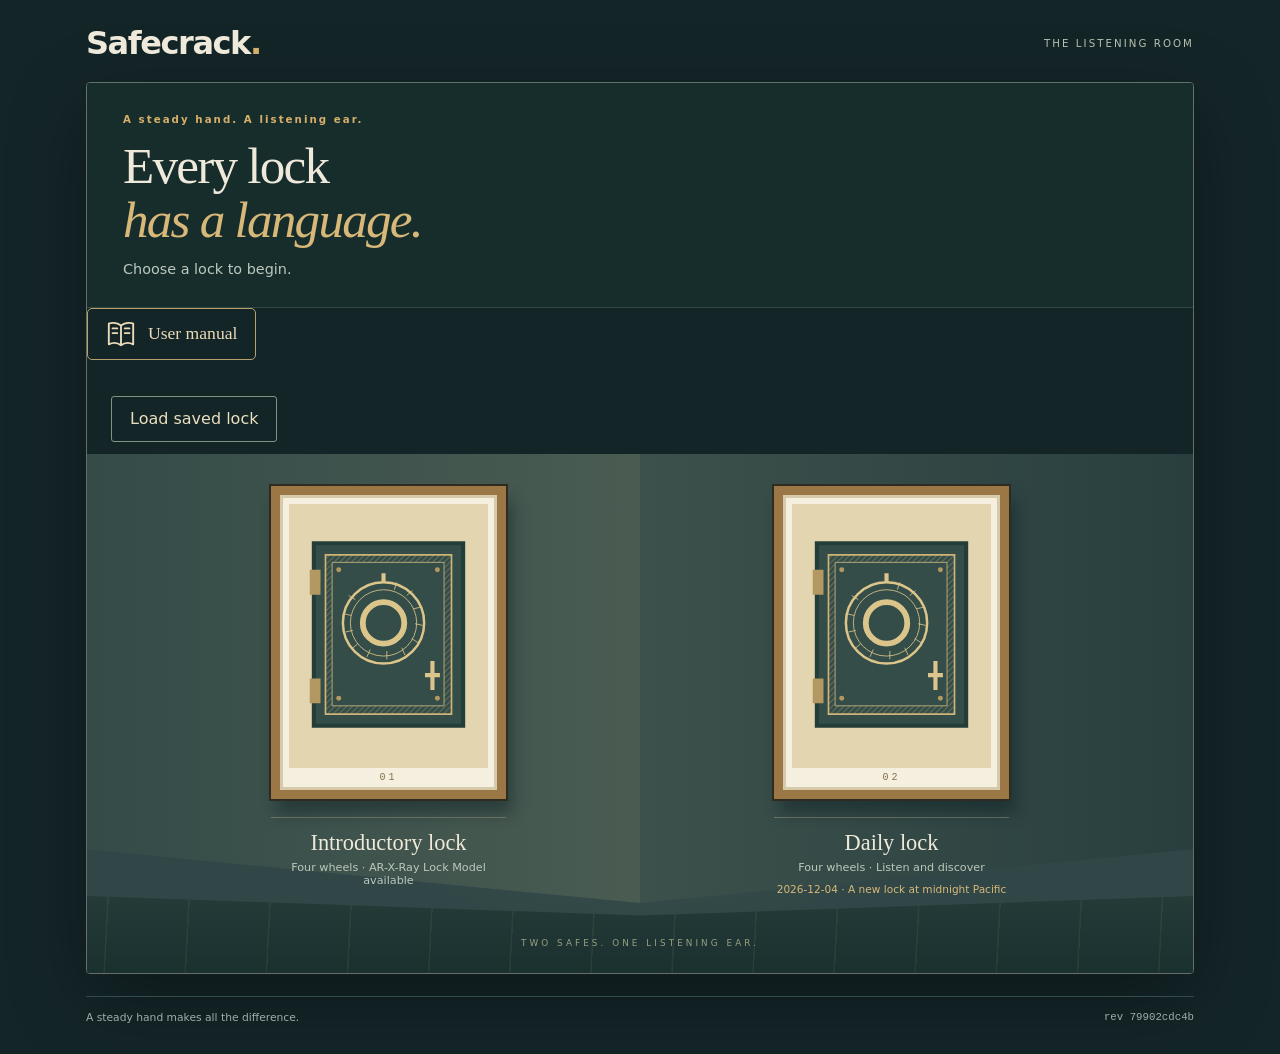
<file: index.html>
<!doctype html>
<html lang="en">
<head>
  <meta charset="utf-8">
  <meta name="viewport" content="width=device-width,initial-scale=1,viewport-fit=cover">
  <meta name="theme-color" content="#182b2c">
  <title>Safecrack · Four wheels</title>
  <link rel="stylesheet" href="style.css">
</head>
<body>
<main>
  <input id="saved-lock-file" type="file" accept=".json,application/json" aria-label="Saved lock JSON file" hidden>
  <header><h1>Safecrack<span>.</span></h1><span class="edition">THE LISTENING ROOM</span></header>
  <section id="room" aria-labelledby="welcome-title">
    <div class="welcome"><p class="eyebrow">A steady hand. A listening ear.</p><h2 id="welcome-title" tabindex="-1">Every lock<br><em>has a language.</em></h2><p>Choose a lock to begin.</p></div>
    <a class="manual-link" href="user-manual.html" target="_blank" rel="noopener" aria-label="User manual (opens in a new tab)"><svg viewBox="0 0 32 32" width="30" height="30" aria-hidden="true"><path d="M16 7C11 3 5 4 3 5v22c4-2 9-2 13 1 4-3 9-3 13-1V5c-2-1-8-2-13 2Zm0 0v21M7 10h5m-5 5h5m8-5h5m-5 5h5" fill="none" stroke="currentColor" stroke-width="2" stroke-linecap="round" stroke-linejoin="round"/></svg><span>User manual</span></a>
    <p id="room-status" role="status"></p>
    <div class="saved-lock-actions"><button id="load-saved-lock" type="button">Load saved lock</button></div>
    <p id="saved-lock-status" role="status"></p>
    <div class="room-scene">
      <div class="wall left"></div><div class="wall right"></div><div class="floor"></div>
      <button id="open-lock" class="lock-tile" aria-label="Open introductory lock">
        <span class="picture-mat">
          <svg viewBox="0 0 240 280" aria-hidden="true">
            <defs><pattern id="hatch" width="7" height="7" patternUnits="userSpaceOnUse"><path d="M0 7 7 0" stroke="#c4af7d" stroke-width=".6"/></pattern></defs>
            <path d="M30 28H210V248H30Z" fill="#344d48" stroke="#233e39" stroke-width="5"/>
            <path d="M44 42H196V234H44Z" fill="url(#hatch)" stroke="#d0b477" stroke-width="2"/>
            <path d="M52 51H187V224H52Z" fill="#344d48" stroke="#cfb77f"/>
            <g stroke="#dbc58b" fill="none"><circle cx="114" cy="124" r="49" stroke-width="3"/><circle cx="114" cy="124" r="40"/><circle cx="114" cy="124" r="25" stroke-width="7"/><path d="M114 64v10M173 170v35M164 187h18" stroke-width="5"/><path d="M72 91l8 5m-14 17 9 2m-7 20 9-2m-1 22 7-6m11 16 4-9m20 12v-10m22 5-4-9m20-6-8-5m13-16-9-2m7-20-9 2m-1-22-7 6m-12-16-3 9"/></g>
            <g fill="#b39861"><path d="M25 60h13v30H25zM25 191h13v30H25z"/><circle cx="60" cy="60" r="3"/><circle cx="179" cy="60" r="3"/><circle cx="60" cy="215" r="3"/><circle cx="179" cy="215" r="3"/></g>
          </svg>
          <span class="picture-number">01</span>
        </span>
        <span class="plaque"><strong id="first-lock-name">Introductory lock</strong><span id="first-lock-description">Four wheels · AR-X-Ray Lock Model available</span></span>
      </button>
      <button id="open-daily" class="lock-tile" aria-label="Open daily lock">
        <span class="picture-mat">
          <svg viewBox="0 0 240 280" aria-hidden="true">
            <defs><pattern id="daily-hatch" width="7" height="7" patternUnits="userSpaceOnUse"><path d="M0 7 7 0" stroke="#c4af7d" stroke-width=".6"/></pattern></defs>
            <path d="M30 28H210V248H30Z" fill="#344d48" stroke="#233e39" stroke-width="5"/>
            <path d="M44 42H196V234H44Z" fill="url(#daily-hatch)" stroke="#d0b477" stroke-width="2"/>
            <path d="M52 51H187V224H52Z" fill="#344d48" stroke="#cfb77f"/>
            <g stroke="#dbc58b" fill="none"><circle cx="114" cy="124" r="49" stroke-width="3"/><circle cx="114" cy="124" r="40"/><circle cx="114" cy="124" r="25" stroke-width="7"/><path d="M114 64v10M173 170v35M164 187h18" stroke-width="5"/><path d="M72 91l8 5m-14 17 9 2m-7 20 9-2m-1 22 7-6m11 16 4-9m20 12v-10m22 5-4-9m20-6-8-5m13-16-9-2m7-20-9 2m-1-22-7 6m-12-16-3 9"/></g>
            <g fill="#b39861"><path d="M25 60h13v30H25zM25 191h13v30H25z"/><circle cx="60" cy="60" r="3"/><circle cx="179" cy="60" r="3"/><circle cx="60" cy="215" r="3"/><circle cx="179" cy="215" r="3"/></g>
          </svg>
          <span class="picture-number">02</span>
        </span>
        <span class="plaque"><strong>Daily lock</strong><span>Four wheels · Listen and discover</span><span id="daily-date"></span></span>
      </button>
      <p class="floor-label">TWO SAFES. ONE LISTENING EAR.</p>
    </div>
  </section>
  <section id="lock-page" aria-labelledby="lock-title" hidden>
    <div class="station-heading"><button id="back">← Room</button><h2 id="lock-title" tabindex="-1">Introductory lock · Four wheels</h2><button id="xray-open" type="button" aria-controls="xray-panel" aria-expanded="false">AR-X-Ray Lock Model</button><span class="edition">FOUR WHEELS</span></div>
    <div class="lock-workspace">
      <p id="dial-guidance" role="status" aria-live="polite"></p>
      <div id="lock-event-indicators" class="sensor-strip" hidden aria-label="Mechanical events and trial placement">
        <div id="sensor-pickup" class="sensor-lamp"><span class="sensor-light" aria-hidden="true"></span><div><strong>PICKUP <span id="sensor-pickup-count">0</span></strong><small id="sensor-pickup-reading">No event yet</small></div></div>
        <div id="sensor-gate" class="sensor-lamp"><span class="sensor-light" aria-hidden="true"></span><div><strong>GATE <span id="sensor-gate-count">0</span></strong><small id="sensor-gate-reading">No event yet</small></div></div>
        <div id="sensor-positioned" class="sensor-lamp" hidden><span class="sensor-light" aria-hidden="true"></span><div><strong>POSITIONED <span id="sensor-positioned-wheel"></span></strong><small id="sensor-positioned-reading">No trial position yet</small></div></div>
      </div>
      <div class="safe-face">
        <i class="screw tl" aria-hidden="true"></i><i class="screw tr" aria-hidden="true"></i><i class="screw bl" aria-hidden="true"></i><i class="screw br" aria-hidden="true"></i>
        <div class="dial-assembly">
          <span class="index" aria-hidden="true"></span>
          <div id="dial" role="slider" tabindex="0" aria-label="Safe combination dial" aria-describedby="dial-help" aria-valuemin="0" aria-valuemax="100" aria-valuenow="0" aria-valuetext="0, stationary">
            <svg id="dial-art" viewBox="0 0 400 400" aria-hidden="true">
              <defs><radialGradient id="metal" cx="35%" cy="27%"><stop stop-color="#eee1ba"/><stop offset=".45" stop-color="#bcaa7d"/><stop offset="1" stop-color="#736748"/></radialGradient></defs>
              <circle cx="200" cy="200" r="191" fill="url(#metal)" stroke="#201f19" stroke-width="4"/>
              <circle cx="200" cy="200" r="180" fill="#203b39" stroke="#e0cb93" stroke-width="2"/>
              <g id="graduations"></g>
              <circle id="dial-target-dot" cx="200" cy="46" r="8" fill="#218cff" stroke="#fff" stroke-width="2.5" style="display:none"/>
              <circle cx="200" cy="200" r="117" fill="url(#metal)" stroke="#091e1d" stroke-width="4"/>
              <circle cx="200" cy="200" r="102" fill="none" stroke="#554d38" stroke-width="9" stroke-dasharray="2 4"/>
              <circle cx="200" cy="200" r="90" fill="#334840" stroke="#dfca94" stroke-width="2"/>
              <circle cx="200" cy="200" r="75" fill="#263d37" stroke="#9b8d65"/>
              <path d="M200 134v16" stroke="#d8bf82" stroke-width="4" stroke-linecap="round"/>
              <text x="200" y="204" text-anchor="middle" fill="#e4d3a4" font-family="Georgia,serif" font-size="17" letter-spacing="4">SAFECRACK</text>
              <text x="200" y="227" text-anchor="middle" fill="#aeb7a4" font-family="monospace" font-size="10" letter-spacing="3">FOUR WHEELS</text>
            </svg>
          </div>
        </div>
        <button id="solo-bolt" class="safe-handle" type="button" disabled data-open="false">Retract bolt · align all gates first</button>
      </div>
      <div class="dial-toolbar">
        <div class="actions"><button id="reset">Reset dial</button></div>
        <div class="readouts" aria-label="Dial readings"><div><span>AT THE INDEX</span><output id="position">00.0</output></div><div><span>MOTION</span><output id="motion">Stationary</output></div><div><span>TRAVEL</span><output id="travel">0.00 turns</output></div></div>
      </div>
      <div class="voice-panel play-options"><button id="solo-start" type="button">No Assist</button><button id="guide-start" type="button">Crack Open With AI</button><button id="main-dial-ai" type="button" hidden>Dial Open With AI</button><button id="main-dial-stop" type="button" hidden>Stop Dial Instructions</button><p id="guide-status" role="status" aria-live="polite">Choose AI assistance or solve by listening. Either starts from zero with fresh evidence.</p></div>
      <p id="dot-guide-help" hidden><span class="dot-blue">● ↶ Anticlockwise</span> · <span class="dot-green">● ↷ Clockwise</span> · <span class="dot-red">● Final approach</span><br>Bring the dot to the index. On the correct appearance, pause for the next dot, then reverse. On the final wheel, try the handle.</p>
      <label><input id="register-events" type="checkbox"> Register lock events</label>
      <section id="pass-through-panel" hidden><h3>Dial opening instructions</h3><p>From Reset, pass each gate and stop at the stated integer and appearance. Reverse for the next row; on the final row, try the handle. No extra click or timed pause.</p><pre id="pass-through-rows" style="white-space:pre-wrap;font:inherit;line-height:1.8"></pre><p>One division of stopping error is allowed after a verified crossing. Later turns can still disturb centred gates.</p></section>
      <p id="gate-catch-test-notice" role="status" hidden><strong>Test mode: gate catching is OFF.</strong> Open the normal game URL without <code>gateCatch=off</code> to restore it.</p>
      <section id="post-open" class="owner-result post-open" aria-labelledby="post-title" hidden>
        <h3 id="post-title" tabindex="-1">You’re in - now work out the lock details.</h3>
        <p id="post-lock"></p><p>Use your observations, free dial and Lock Model reconstructed by your smart safecracking tool to solve two tasks. Work independently, or ask the AI assistant to explain what to watch as you turn the dial. Your owner’s reference is revealed when both are solved.</p>
        <div class="owner-actions"><button id="post-guide-start" type="button">Guide me through these tasks</button><button id="post-guide-stop" type="button" hidden>Stop task guidance</button></div>
        <p id="post-guide-status" role="status" aria-live="polite"></p>
        <p id="post-progress" role="status" aria-live="polite"></p>
        <fieldset><legend>1 · Find the lock settings</legend>
          <p>Reset the dial. Turn anticlockwise and watch each wheel in the Lock Model. When its gate notch is near the top and the model says Setting readable or Gate centred, record its rounded whole-number wheel reading here: that is its lock setting. Half a division of positioning tolerance is allowed. Wheel readings start at zero on Reset and differ from the main dial reading. Record wheels 4 / 3 / 2 / 1.</p>
          <div class="post-settings">
            <label>Wheel 4<input id="post-setting-4" type="number" min="0" max="99" step="1" inputmode="numeric"></label>
            <label>Wheel 3<input id="post-setting-3" type="number" min="0" max="99" step="1" inputmode="numeric"></label>
            <label>Wheel 2<input id="post-setting-2" type="number" min="0" max="99" step="1" inputmode="numeric"></label>
            <label>Wheel 1<input id="post-setting-1" type="number" min="0" max="99" step="1" inputmode="numeric"></label>
          </div>
          <p id="post-settings-result" role="status" aria-live="polite"></p>
        </fieldset>
        <fieldset><legend>2 · Discover gate positions and appearance numbers</legend>
          <p>Start anticlockwise from Reset at zero. Discover the gate positions for wheels 1 → 2 → 3 → 4 in alternating moves. Only the wheel you are observing needs to be aligned; other wheels may move and their recorded readings are kept. Half a division of positioning tolerance is allowed. Count each arrival at a gate position as an appearance. The first arrival requires movement, even if that number is zero. Record gate positions with two decimal places.</p>
          <p><strong>Starting direction: anticlockwise.</strong> Record each decimal gate position and its appearance number. These are discovery observations; the completed Dial Instructions use integer dial positions beyond each gate.</p><p id="post-clearing-note" hidden>This lock needs an initial anticlockwise clearing move: turn at least once, stop with wheel 4’s gate centred, then reverse clockwise to set wheel 1. Record the clearing move in the first row.</p>
          <p>After each observation, reverse for the next wheel. Record the observed gate position to two decimal places. Corrective turns are practice and do not change the established appearance number. Once all gate positions are recorded, the uninterrupted opening is checked automatically. The resulting Dial Instructions convert each gate position into an integer position beyond the gate with its own appearance number.</p>
          <table><thead><tr><th>Wheel</th><th>Turn</th><th>Gate position</th><th>Appearance number</th></tr></thead><tbody>
            <tr id="post-row-1"><td id="post-wheel-1">1</td><td id="post-direction-1">Anti</td><td><input id="post-stop-1" aria-label="Step 1 gate position" type="number" min="0" max="99.99" step="0.01" inputmode="decimal"></td><td><input id="post-count-1" aria-label="Step 1 appearance number" type="number" min="1" max="20" step="1" inputmode="numeric"></td></tr>
            <tr id="post-row-2"><td id="post-wheel-2">2</td><td id="post-direction-2">Clock</td><td><input id="post-stop-2" aria-label="Step 2 gate position" type="number" min="0" max="99.99" step="0.01" inputmode="decimal"></td><td><input id="post-count-2" aria-label="Step 2 appearance number" type="number" min="1" max="20" step="1" inputmode="numeric"></td></tr>
            <tr id="post-row-3"><td id="post-wheel-3">3</td><td id="post-direction-3">Anti</td><td><input id="post-stop-3" aria-label="Step 3 gate position" type="number" min="0" max="99.99" step="0.01" inputmode="decimal"></td><td><input id="post-count-3" aria-label="Step 3 appearance number" type="number" min="1" max="20" step="1" inputmode="numeric"></td></tr>
            <tr id="post-row-4"><td id="post-wheel-4">4</td><td id="post-direction-4">Clock</td><td><input id="post-stop-4" aria-label="Step 4 gate position" type="number" min="0" max="99.99" step="0.01" inputmode="decimal"></td><td><input id="post-count-4" aria-label="Step 4 appearance number" type="number" min="1" max="20" step="1" inputmode="numeric"></td></tr>
            <tr id="post-row-5" hidden><td id="post-wheel-5">5</td><td id="post-direction-5">Anti</td><td><input id="post-stop-5" aria-label="Step 5 gate position" type="number" min="0" max="99.99" step="0.01" inputmode="decimal"></td><td><input id="post-count-5" aria-label="Step 5 appearance number" type="number" min="1" max="20" step="1" inputmode="numeric"></td></tr>
          </tbody></table>
          <p id="post-instructions-result" role="status" aria-live="polite"></p>

        </fieldset>
      </section>
      <section id="owner-result" class="owner-result" aria-labelledby="owner-title" hidden>
        <h3 id="owner-title" tabindex="-1">Lock Details</h3><p id="owner-lock-name"></p>
        <p><strong>Lock Settings</strong> <span id="owner-settings"></span><br><small>Wheel 4 / Wheel 3 / Wheel 2 / Wheel 1 — determined by the safecracker.</small></p>
        <p><strong id="owner-sequence-label">Owner’s Dial Instructions</strong> — <span id="owner-sequence-note">start from reset at zero.</span></p>
        <p><strong>Pass the gate:</strong> stop at the integer dial position on the stated appearance, then reverse. On the final row, try the handle. No extra click or timed pause.</p>
        <table id="owner-table"><thead><tr><th>Wheel</th><th>Turn</th><th>Integer position</th><th>Appearance number</th></tr></thead><tbody id="owner-stops"></tbody></table>
        <details><summary>Discovery record · gate positions</summary><p>Gate positions are decimal main-dial readings. Their appearance numbers refer to the gates, rather than the integer stopping positions.</p><table><thead><tr><th>Wheel</th><th>Turn</th><th>Gate position</th><th>Appearance number</th></tr></thead><tbody id="owner-gates"></tbody></table></details>
        <p id="owner-tolerance">Count each arrival at the number as an appearance. Do not reverse until stopped. Up to one division past the stop is accepted. Further overshoot requires a restart from zero.</p>
        <p id="owner-validity"></p><p class="owner-controls-note">Keyboard: arrows advance to the next click; Shift + arrow moves one tenth of a division.</p>
        <div class="owner-actions"><button id="owner-print" type="button">Save Lock Details</button></div>
      </section>
      <p id="dial-help">Drag around the dial with your mouse or finger.<br>Lift and touch again to keep turning.<br><span id="keyboard-help">Keyboard: ← / → to turn. Shift for fine control.</span></p>

      <details class="voice-panel">
        <summary>Mechanical sounds</summary>
        <p>A tick marks movement. Enable Register lock events above for pickup clicks, gate notes and the event indicators. Fence and bolt sounds remain available with registration off.</p>
        <label class="voice-toggle"><input id="sound-enabled" type="checkbox"> Mechanical sounds on</label>
        <p>On iPhone, turn Silent mode off to hear mechanical sounds.</p>
        <p id="iphone-audio-policy" hidden>Speech and mechanical sounds play together using Browser default audio.</p>
        <label for="sound-volume">Mechanical sound volume</label>
        <input id="sound-volume" type="range" min="0" max="100" value="45">
        <p id="sound-status" role="status" aria-live="polite">Starting either mode enables mechanical sounds.</p>
      </details>
      <details class="voice-panel">
        <summary>Your AI assistant’s voice</summary>
        <label class="voice-toggle"><input id="voice-enabled" type="checkbox" checked> Voice on</label>
        <p>Jennifer · UK female · Recorded voice</p>
        <p>Crack Open With AI, Lock Discovery and Dial Open With AI use Jennifer’s recorded dialogue. Voice and mechanical sounds play together; other unrecorded instructions appear as text.</p>
        <label for="voice-volume">Voice volume</label>
        <input id="voice-volume" type="range" min="0" max="1" step=".05" value=".8">
        <label for="voice-phrase">Test phrase</label>
        <select id="voice-phrase">
          <option>First we start with four turns to find four unique gate positions. Go clockwise.</option>
          <option>Go anti one click.</option>
          <option>Wheel four set.</option>
          <option>Let’s try the bolt. Turn the handle.</option>
          <option>Sequence successful. All gates are aligned and the fence is down.</option>
        </select>
        <div class="voice-buttons"><button id="voice-test" type="button" disabled>Test voice</button><button id="voice-stop" type="button" disabled>Stop voice</button></div>
        <p id="voice-status" role="status" aria-live="polite">Loading Jennifer’s recordings…</p>
      </details>
    </div>
  </section>
  <footer>A steady hand makes all the difference.<span id="revision">rev 79902cdc4b</span></footer>
</main>
<section id="xray-panel" class="xray-panel" role="dialog" aria-modal="false" aria-labelledby="xray-title" hidden>
  <div class="xray-heading"><div id="xray-handle"><strong id="xray-title">AR-X-Ray Lock Model · Introduction</strong><span>Drag to move</span></div><button id="xray-close" type="button" aria-label="Close AR-X-Ray Lock Model">×</button></div>
  <svg id="xray-art" viewBox="0 0 525 250" role="img" aria-label="Live drive, four wheels, gates, fence and bolt"></svg>
  <div id="xray-wheels" class="xray-wheels" aria-label="Wheel readings from Reset"></div>
  <p id="xray-command">Free dial</p>
  <form id="post-step-form" hidden>
    <div class="post-step-fields"><label><span id="post-step-label">Current reply</span><input id="post-step-number" type="number" min="0" max="99.99" step="0.01" inputmode="decimal" required></label><label id="post-step-count-label" hidden>Appearance number<input id="post-step-count" type="number" min="1" max="20" step="1" inputmode="numeric"></label></div>
    <button type="submit">Check and continue</button><p id="post-step-feedback" role="status" aria-live="polite"></p>
  </form><div class="model-index-row"><p id="xray-reading"></p><button id="model-reset" type="button">Reset Dial</button></div><p class="xray-legend">Brass: moving · Green: gate aligned<br>Hollow dot: driving tab · Copper dot: receiving tab<br>Wheel reading starts at zero on Reset. Near the gate, Setting readable means the rounded integer gives the lock setting (within half a division). Opening dial numbers still use decimals.</p>
  <div id="model-dial-controls" hidden role="group" aria-label="Turn the dial"><button id="model-acw" type="button">ACW nudge</button><button id="model-cw" type="button">CW nudge</button><button id="model-fast-acw" type="button">Fast ACW</button><button id="model-fast-cw" type="button">Fast CW</button><p>Nudge: 0.2 division · Hold Fast to turn; release to stop.</p></div>
</section>
<dialog id="win-dialog" class="win-dialog" aria-labelledby="win-title" aria-describedby="win-description">
  <div id="win-confetti" class="gold-shower" aria-hidden="true"></div>
  <button id="win-close" class="win-close" type="button" aria-label="Close celebration">×</button>
  <p class="win-kicker">THE LISTENING ROOM · FOUR WHEELS</p>
  <h2 id="win-title">You cracked it<span>!</span></h2>
  <p id="win-description">A steady hand. A very handsome reward.</p>
  <div id="win-scene" class="win-scene"></div>
  <p class="win-haul">CASH · GOLD · ROLEX · TREASURE</p>
  <div class="win-actions"><button id="win-challenge" type="button" hidden>Next challenge: find the combination</button><button id="win-print" type="button" hidden>Save Lock Details</button><button id="win-replay" type="button">Once more, with feeling</button><button id="win-return" type="button">Back to the dial</button></div>
</dialog>
<script type="module" src="app.js"></script>
</body>
</html>
</file>
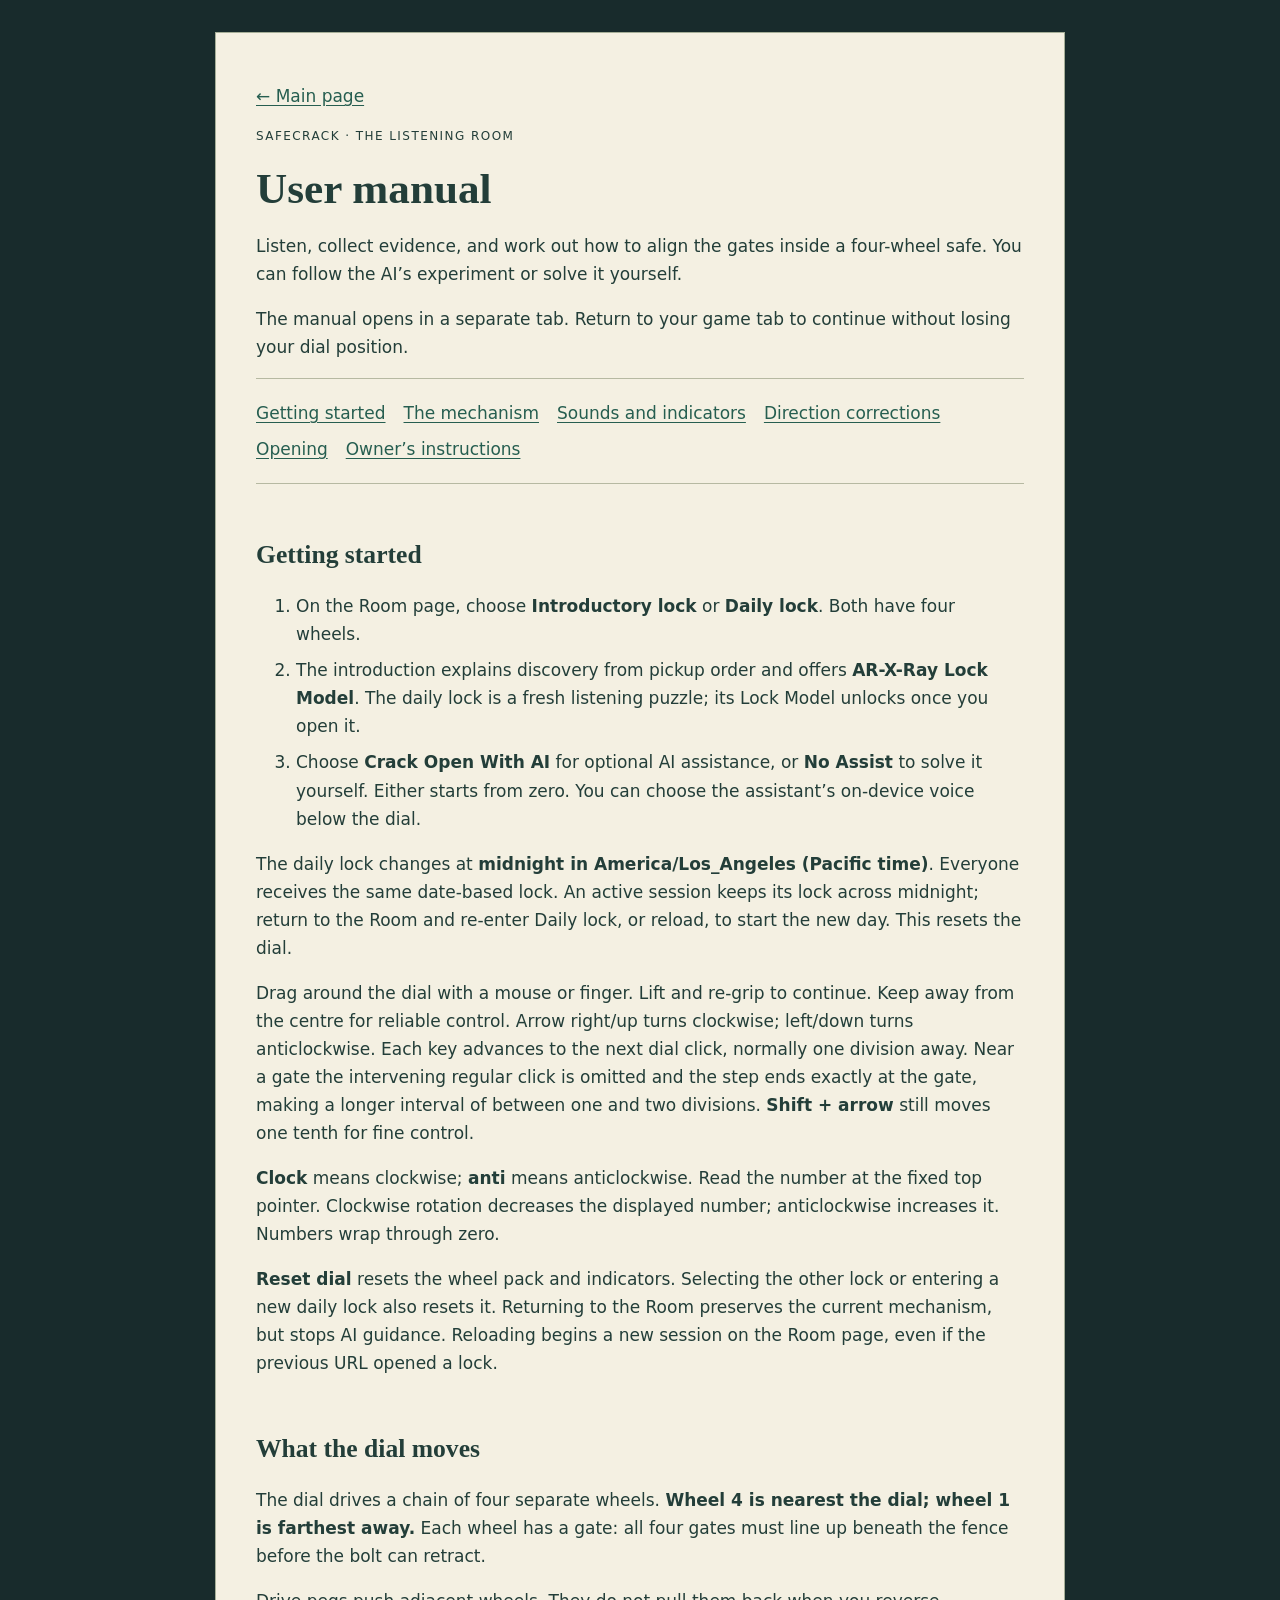
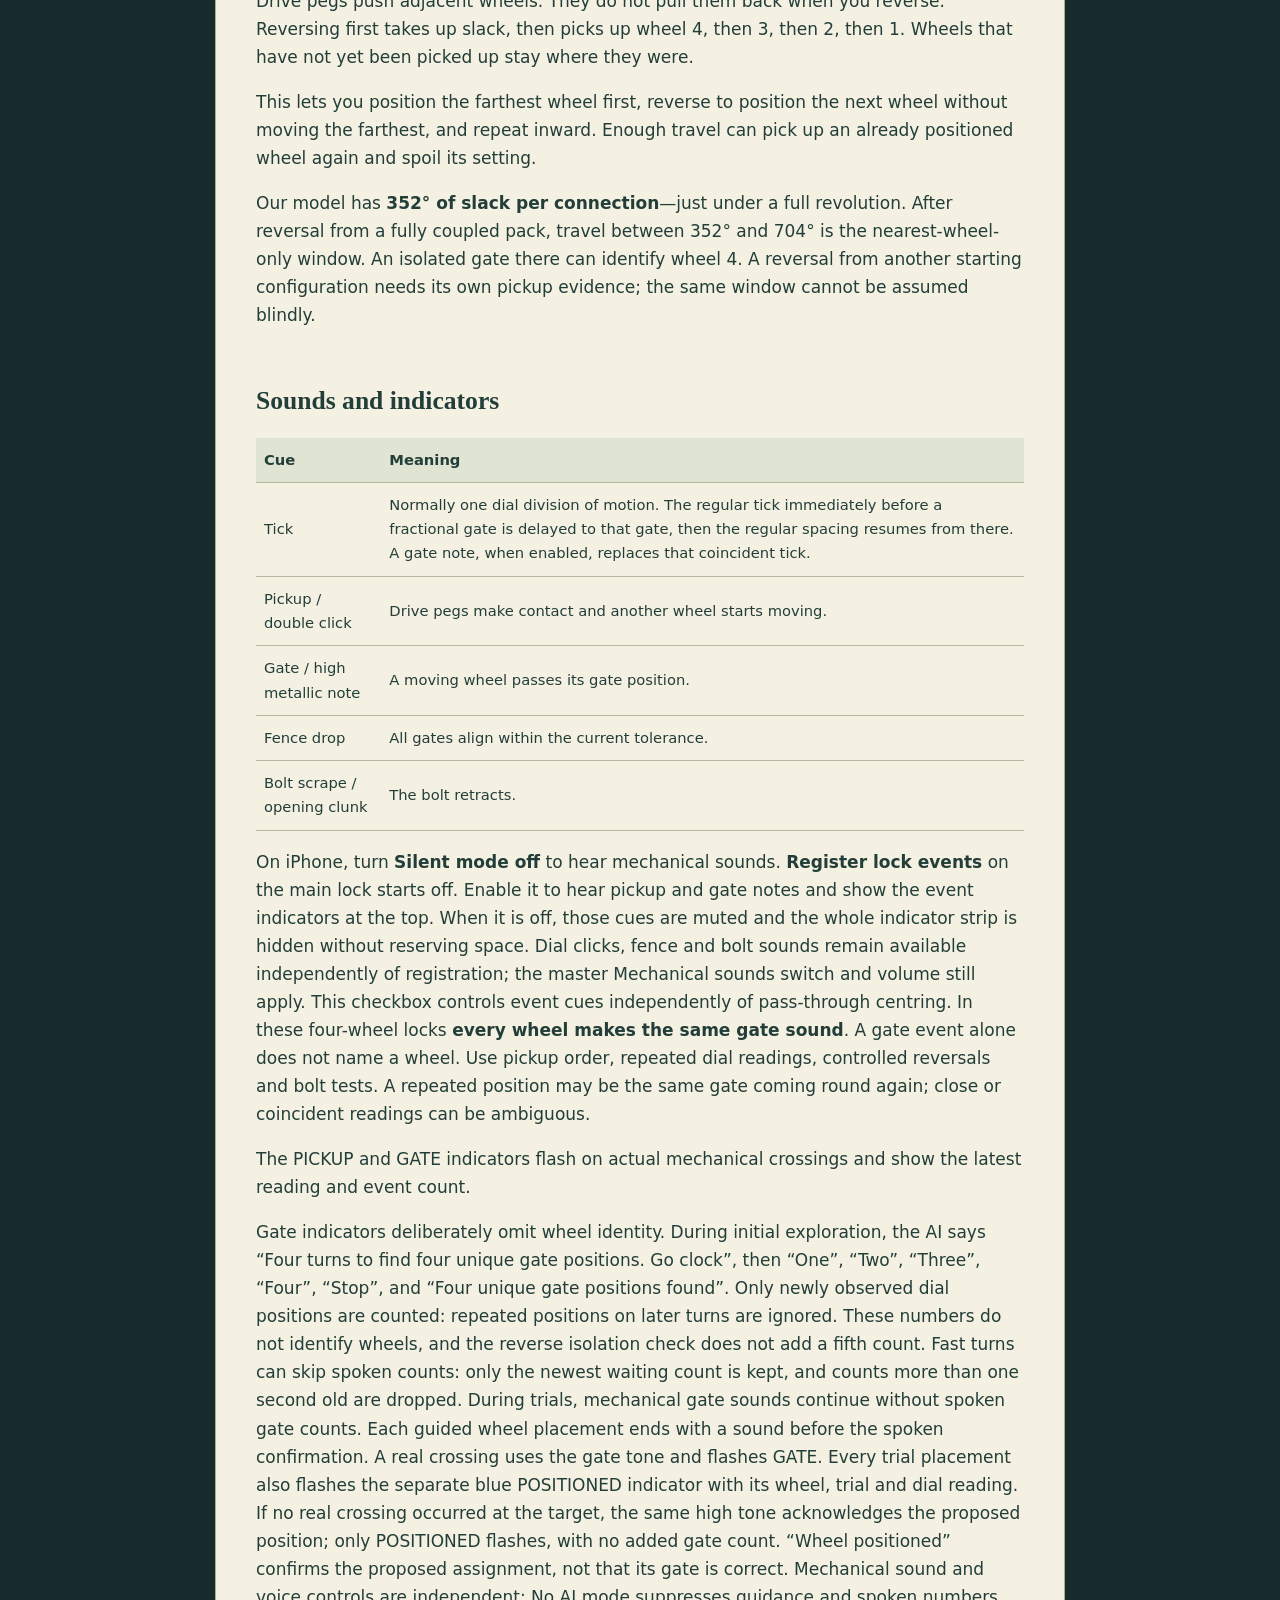
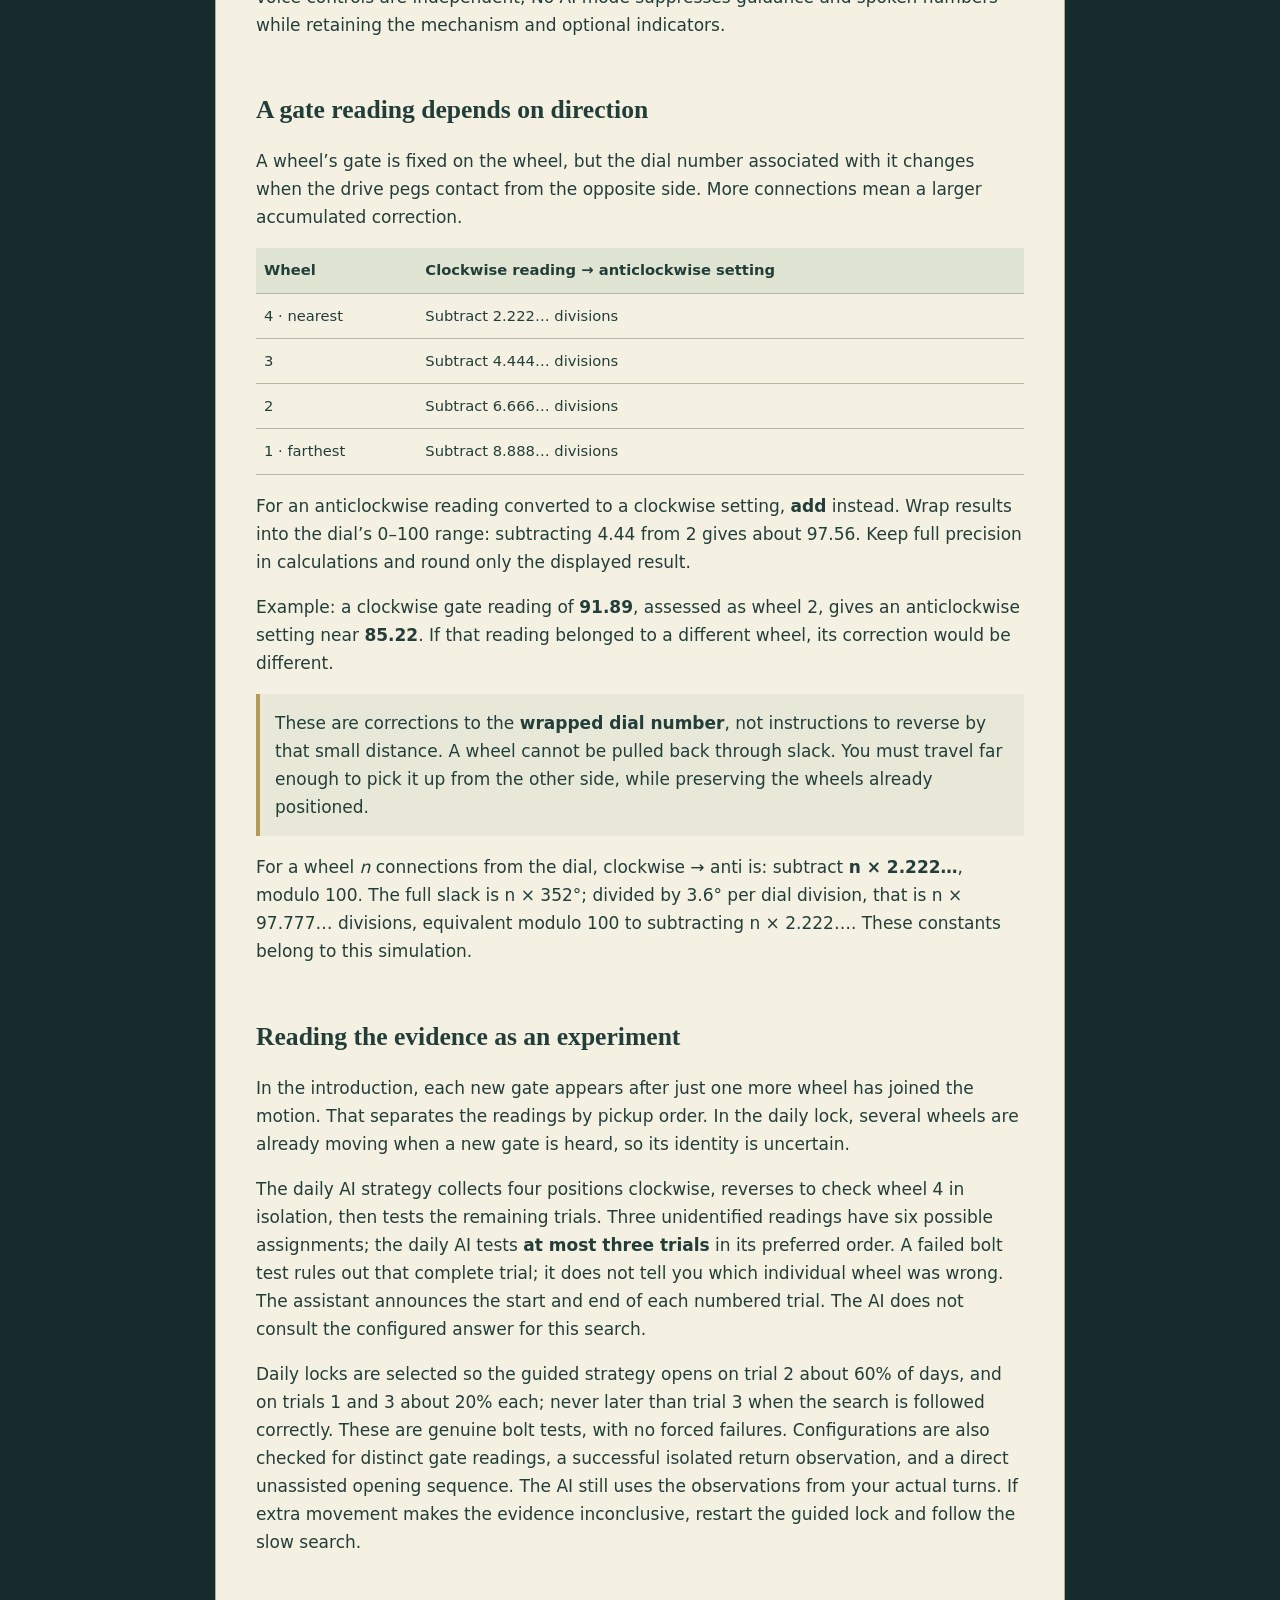
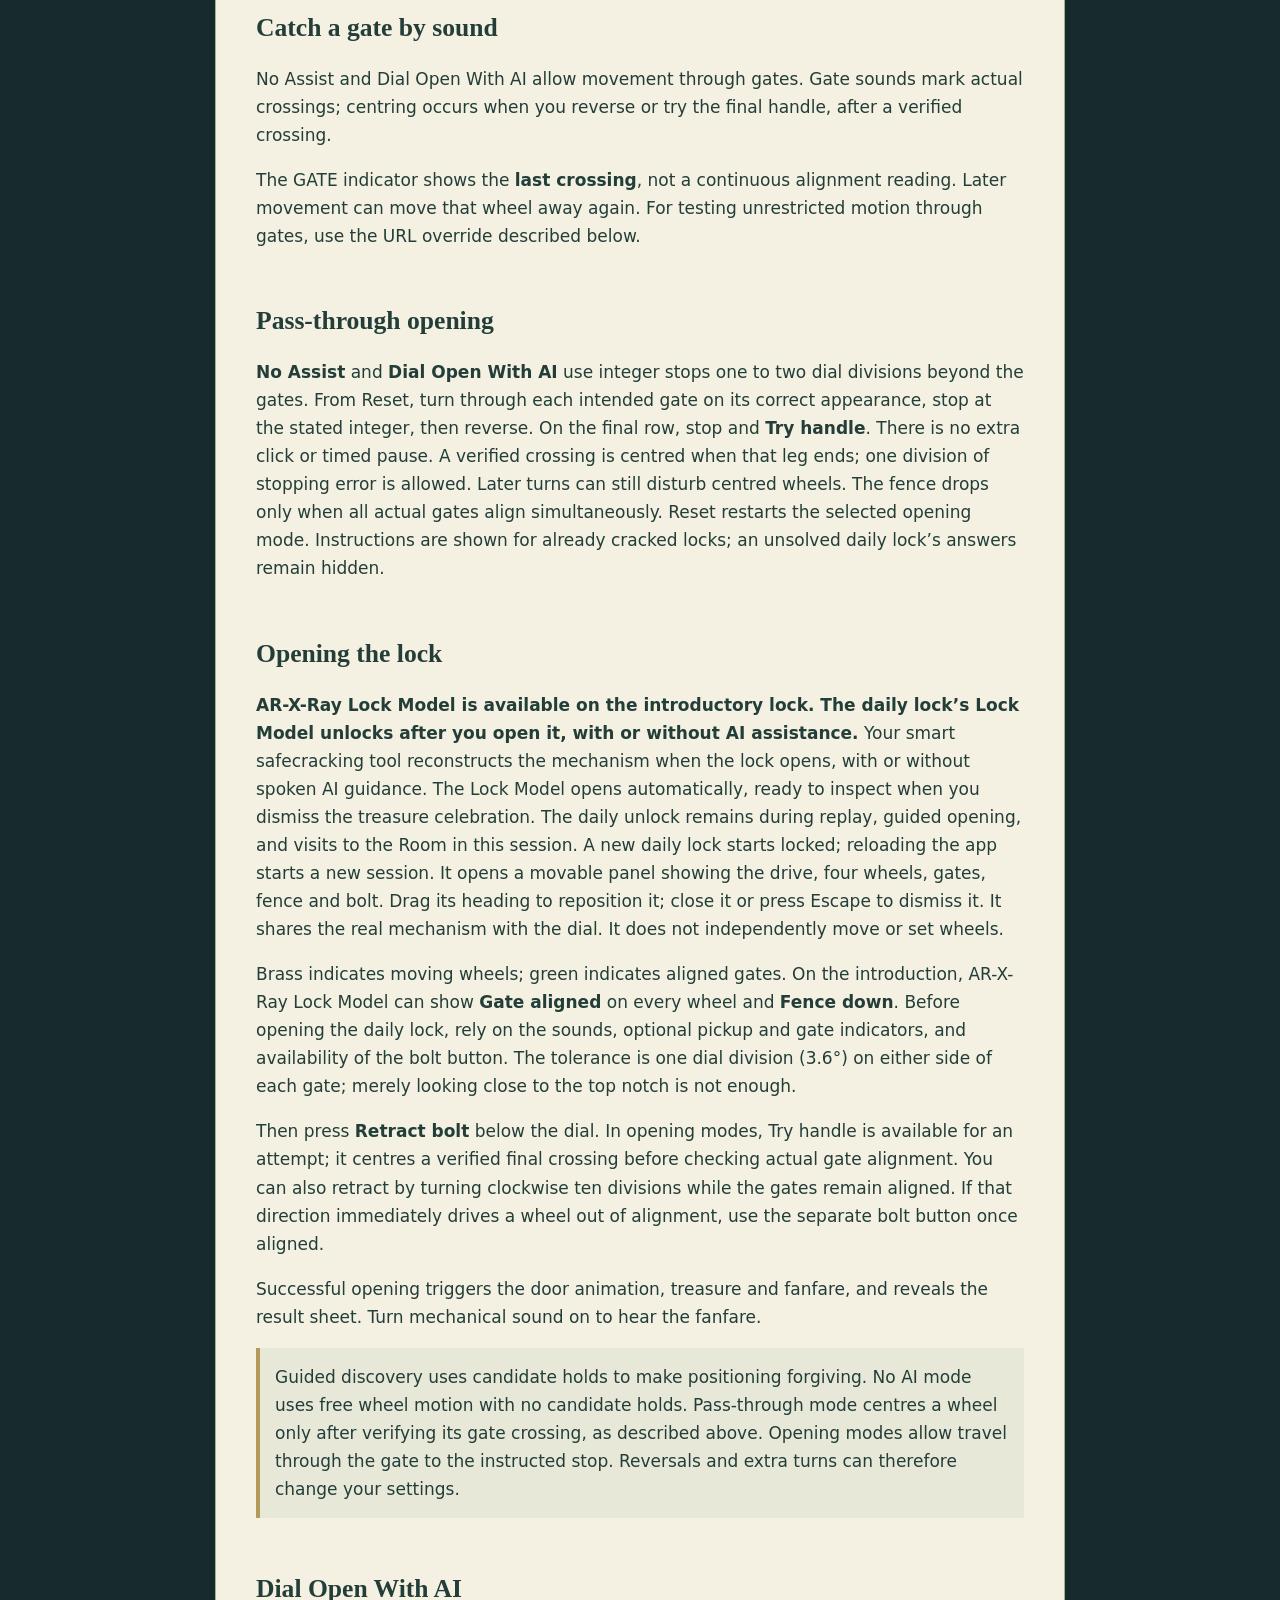
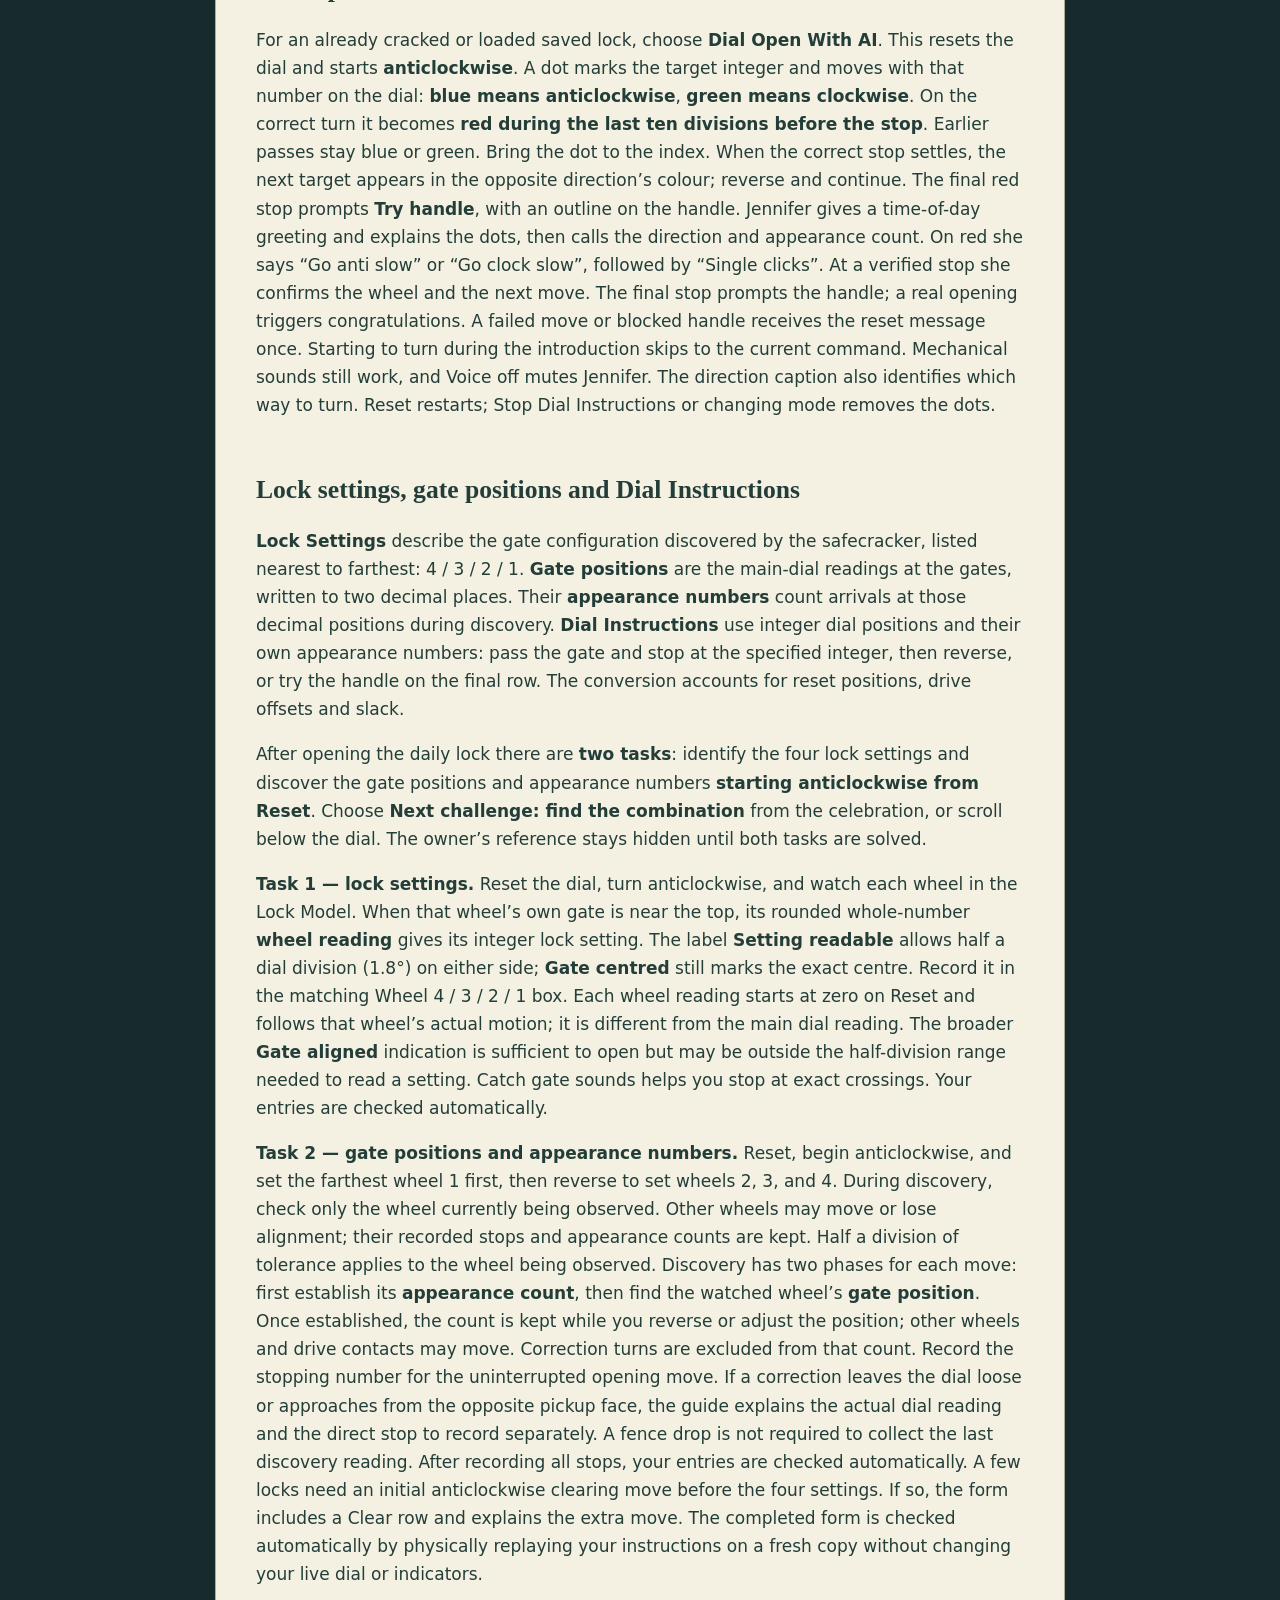
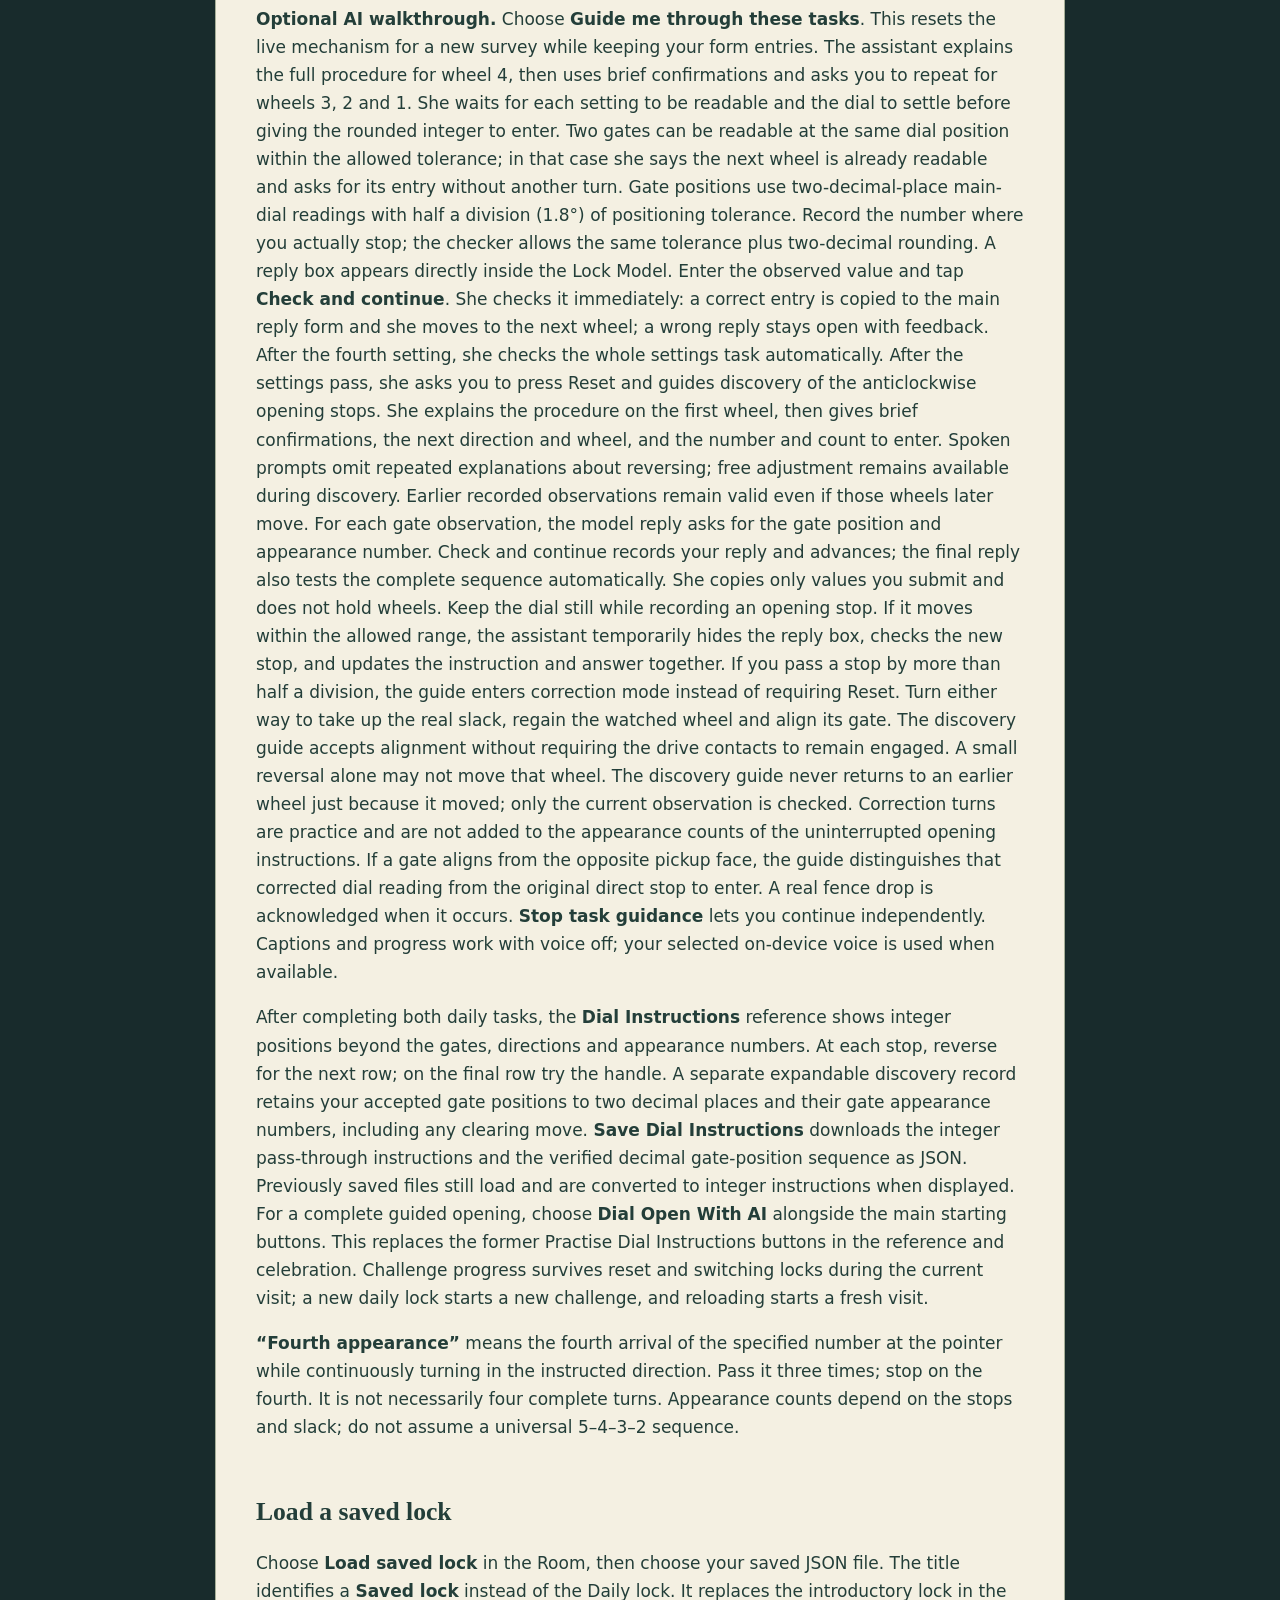
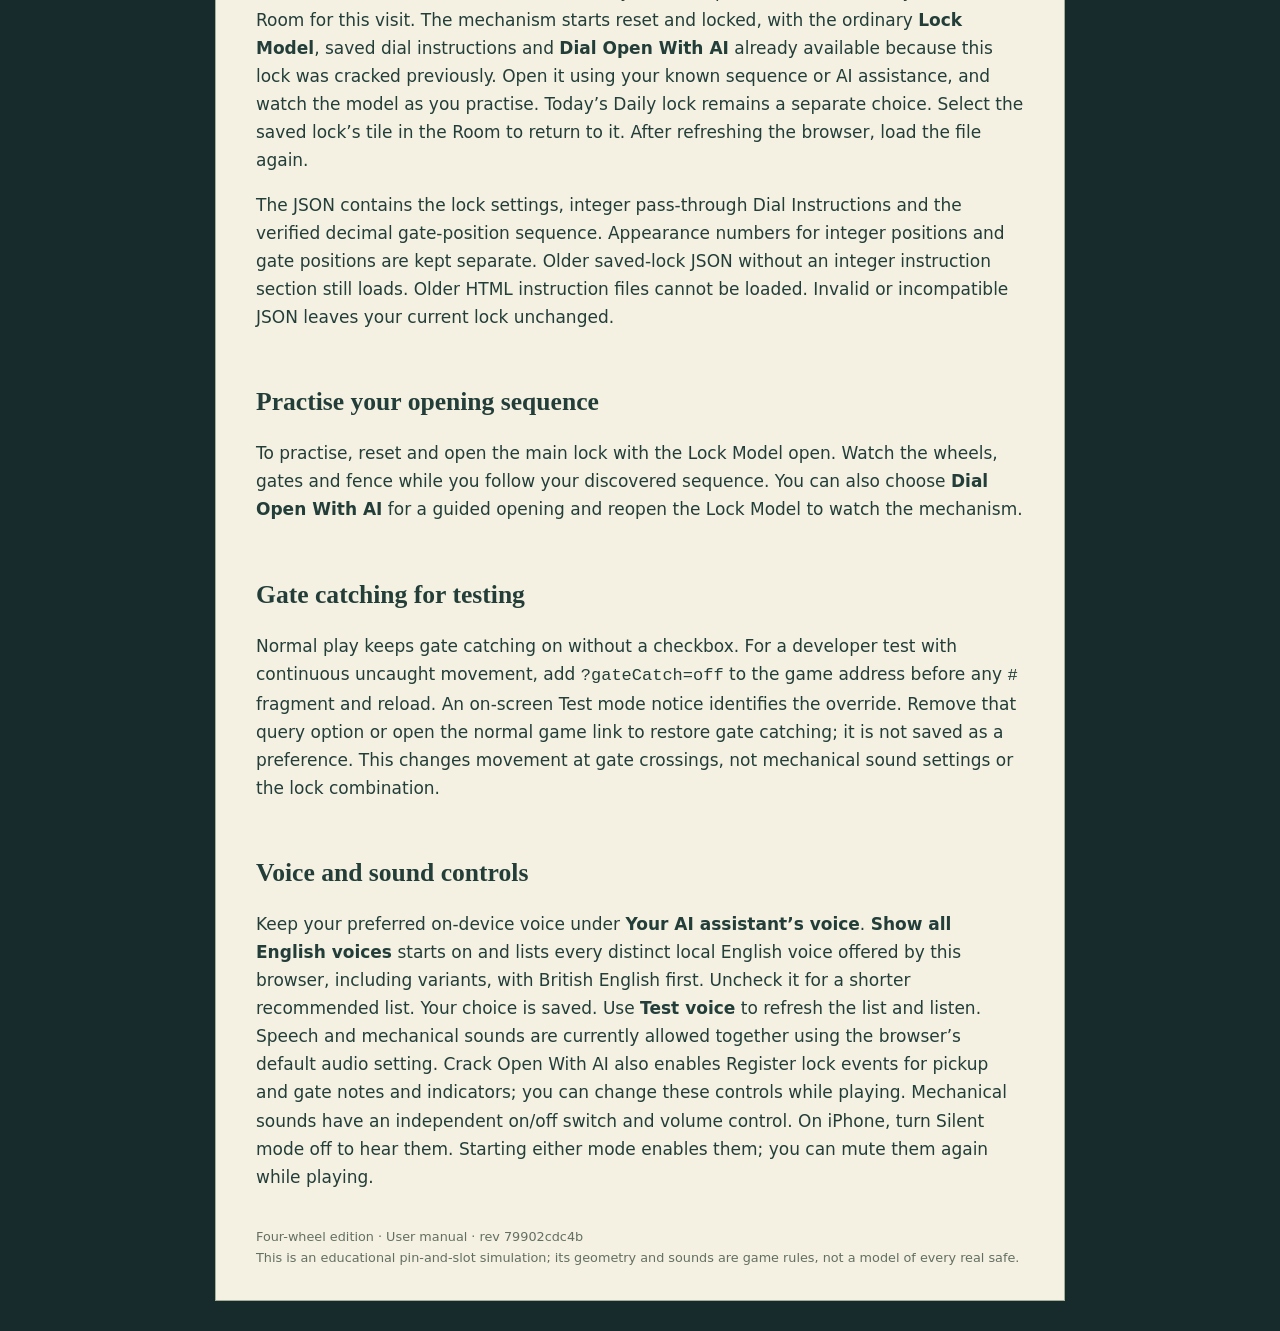
<file: user-manual.html>
<!doctype html>
<html lang="en">
<head>
<meta charset="utf-8"><meta name="viewport" content="width=device-width,initial-scale=1">
<title>User manual · Safecrack</title>
<style>
*{box-sizing:border-box}body{margin:0;background:#182b2c;color:#233e39;font:17px/1.65 system-ui,sans-serif}main{max-width:850px;margin:32px auto;padding:32px 40px;background:#f4f0e2;border:1px solid #a5ae97}h1,h2{font-family:Georgia,serif;line-height:1.2}h1{font-size:2.7rem;margin:16px 0}h2{margin-top:2.2em;font-size:1.6rem}a{color:#265e50;text-underline-offset:3px}nav{border-block:1px solid #b6b9a2;padding:16px 0}nav a{display:inline-block;margin:4px 18px 4px 0}table{width:100%;border-collapse:collapse;font-size:.92rem}th,td{text-align:left;padding:10px 8px;border-bottom:1px solid #b6b9a2}th{background:#e0e4d2}li{margin:8px 0}.note{padding:15px;border-left:4px solid #b49a59;background:#e8e8d9}.eyebrow{letter-spacing:.12em;font-size:.75rem}footer{margin-top:35px;font-size:.8rem;color:#637061}@media(max-width:600px){main{margin:0;padding:22px 18px}h1{font-size:2.1rem}table{font-size:.8rem}th,td{padding:9px 4px}}@media print{body{background:white}main{border:0;margin:0;padding:0;max-width:none}nav,.return{display:none}h2{break-after:avoid}tr{break-inside:avoid}}
</style>
</head>
<body><main>
<p class="return"><a href="./">← Main page</a></p>
<p class="eyebrow">SAFECRACK · THE LISTENING ROOM</p>
<h1>User manual</h1>
<p>Listen, collect evidence, and work out how to align the gates inside a four-wheel safe. You can follow the AI’s experiment or solve it yourself.</p>
<p class="return">The manual opens in a separate tab. Return to your game tab to continue without losing your dial position.</p>
<nav aria-label="Manual contents"><a href="#start">Getting started</a><a href="#mechanism">The mechanism</a><a href="#evidence">Sounds and indicators</a><a href="#corrections">Direction corrections</a><a href="#opening">Opening</a><a href="#owner">Owner’s instructions</a></nav>
<h2 id="start">Getting started</h2>
<ol><li>On the Room page, choose <strong>Introductory lock</strong> or <strong>Daily lock</strong>. Both have four wheels.</li><li>The introduction explains discovery from pickup order and offers <strong>AR-X-Ray Lock Model</strong>. The daily lock is a fresh listening puzzle; its Lock Model unlocks once you open it.</li><li>Choose <strong>Crack Open With AI</strong> for optional AI assistance, or <strong>No Assist</strong> to solve it yourself. Either starts from zero. You can choose the assistant’s on-device voice below the dial.</li></ol>
<p>The daily lock changes at <strong>midnight in America/Los_Angeles (Pacific time)</strong>. Everyone receives the same date-based lock. An active session keeps its lock across midnight; return to the Room and re-enter Daily lock, or reload, to start the new day. This resets the dial.</p>
<p>Drag around the dial with a mouse or finger. Lift and re-grip to continue. Keep away from the centre for reliable control. Arrow right/up turns clockwise; left/down turns anticlockwise. Each key advances to the next dial click, normally one division away. Near a gate the intervening regular click is omitted and the step ends exactly at the gate, making a longer interval of between one and two divisions. <strong>Shift + arrow</strong> still moves one tenth for fine control.</p>
<p><strong>Clock</strong> means clockwise; <strong>anti</strong> means anticlockwise. Read the number at the fixed top pointer. Clockwise rotation decreases the displayed number; anticlockwise increases it. Numbers wrap through zero.</p>
<p><strong>Reset dial</strong> resets the wheel pack and indicators. Selecting the other lock or entering a new daily lock also resets it. Returning to the Room preserves the current mechanism, but stops AI guidance. Reloading begins a new session on the Room page, even if the previous URL opened a lock.</p>
<h2 id="mechanism">What the dial moves</h2>
<p>The dial drives a chain of four separate wheels. <strong>Wheel 4 is nearest the dial; wheel 1 is farthest away.</strong> Each wheel has a gate: all four gates must line up beneath the fence before the bolt can retract.</p>
<p>Drive pegs push adjacent wheels. They do not pull them back when you reverse. Reversing first takes up slack, then picks up wheel 4, then 3, then 2, then 1. Wheels that have not yet been picked up stay where they were.</p>
<p>This lets you position the farthest wheel first, reverse to position the next wheel without moving the farthest, and repeat inward. Enough travel can pick up an already positioned wheel again and spoil its setting.</p>
<p>Our model has <strong>352° of slack per connection</strong>—just under a full revolution. After reversal from a fully coupled pack, travel between 352° and 704° is the nearest-wheel-only window. An isolated gate there can identify wheel 4. A reversal from another starting configuration needs its own pickup evidence; the same window cannot be assumed blindly.</p>
<h2 id="evidence">Sounds and indicators</h2>
<table><thead><tr><th>Cue</th><th>Meaning</th></tr></thead><tbody><tr><td>Tick</td><td>Normally one dial division of motion. The regular tick immediately before a fractional gate is delayed to that gate, then the regular spacing resumes from there. A gate note, when enabled, replaces that coincident tick.</td></tr><tr><td>Pickup / double click</td><td>Drive pegs make contact and another wheel starts moving.</td></tr><tr><td>Gate / high metallic note</td><td>A moving wheel passes its gate position.</td></tr><tr><td>Fence drop</td><td>All gates align within the current tolerance.</td></tr><tr><td>Bolt scrape / opening clunk</td><td>The bolt retracts.</td></tr></tbody></table>
<p>On iPhone, turn <strong>Silent mode off</strong> to hear mechanical sounds. <strong>Register lock events</strong> on the main lock starts off. Enable it to hear pickup and gate notes and show the event indicators at the top. When it is off, those cues are muted and the whole indicator strip is hidden without reserving space. Dial clicks, fence and bolt sounds remain available independently of registration; the master Mechanical sounds switch and volume still apply. This checkbox controls event cues independently of pass-through centring. In these four-wheel locks <strong>every wheel makes the same gate sound</strong>. A gate event alone does not name a wheel. Use pickup order, repeated dial readings, controlled reversals and bolt tests. A repeated position may be the same gate coming round again; close or coincident readings can be ambiguous.</p>
<p>The PICKUP and GATE indicators flash on actual mechanical crossings and show the latest reading and event count.</p>
<p>Gate indicators deliberately omit wheel identity. During initial exploration, the AI says “Four turns to find four unique gate positions. Go clock”, then “One”, “Two”, “Three”, “Four”, “Stop”, and “Four unique gate positions found”. Only newly observed dial positions are counted: repeated positions on later turns are ignored. These numbers do not identify wheels, and the reverse isolation check does not add a fifth count. Fast turns can skip spoken counts: only the newest waiting count is kept, and counts more than one second old are dropped. During trials, mechanical gate sounds continue without spoken gate counts. Each guided wheel placement ends with a sound before the spoken confirmation. A real crossing uses the gate tone and flashes GATE. Every trial placement also flashes the separate blue POSITIONED indicator with its wheel, trial and dial reading. If no real crossing occurred at the target, the same high tone acknowledges the proposed position; only POSITIONED flashes, with no added gate count. “Wheel positioned” confirms the proposed assignment, not that its gate is correct. Mechanical sound and voice controls are independent; No AI mode suppresses guidance and spoken numbers while retaining the mechanism and optional indicators.</p>
<h2 id="corrections">A gate reading depends on direction</h2>
<p>A wheel’s gate is fixed on the wheel, but the dial number associated with it changes when the drive pegs contact from the opposite side. More connections mean a larger accumulated correction.</p>
<table><thead><tr><th>Wheel</th><th>Clockwise reading → anticlockwise setting</th></tr></thead><tbody><tr><td>4 · nearest</td><td>Subtract 2.222… divisions</td></tr><tr><td>3</td><td>Subtract 4.444… divisions</td></tr><tr><td>2</td><td>Subtract 6.666… divisions</td></tr><tr><td>1 · farthest</td><td>Subtract 8.888… divisions</td></tr></tbody></table>
<p>For an anticlockwise reading converted to a clockwise setting, <strong>add</strong> instead. Wrap results into the dial’s 0–100 range: subtracting 4.44 from 2 gives about 97.56. Keep full precision in calculations and round only the displayed result.</p>
<p>Example: a clockwise gate reading of <strong>91.89</strong>, assessed as wheel 2, gives an anticlockwise setting near <strong>85.22</strong>. If that reading belonged to a different wheel, its correction would be different.</p>
<p class="note">These are corrections to the <strong>wrapped dial number</strong>, not instructions to reverse by that small distance. A wheel cannot be pulled back through slack. You must travel far enough to pick it up from the other side, while preserving the wheels already positioned.</p>
<p>For a wheel <em>n</em> connections from the dial, clockwise → anti is: subtract <strong>n × 2.222…</strong>, modulo 100. The full slack is n × 352°; divided by 3.6° per dial division, that is n × 97.777… divisions, equivalent modulo 100 to subtracting n × 2.222…. These constants belong to this simulation.</p>
<h2>Reading the evidence as an experiment</h2>
<p>In the introduction, each new gate appears after just one more wheel has joined the motion. That separates the readings by pickup order. In the daily lock, several wheels are already moving when a new gate is heard, so its identity is uncertain.</p>
<p>The daily AI strategy collects four positions clockwise, reverses to check wheel 4 in isolation, then tests the remaining trials. Three unidentified readings have six possible assignments; the daily AI tests <strong>at most three trials</strong> in its preferred order. A failed bolt test rules out that complete trial; it does not tell you which individual wheel was wrong. The assistant announces the start and end of each numbered trial. The AI does not consult the configured answer for this search.</p>
<p>Daily locks are selected so the guided strategy opens on trial 2 about 60% of days, and on trials 1 and 3 about 20% each; never later than trial 3 when the search is followed correctly. These are genuine bolt tests, with no forced failures. Configurations are also checked for distinct gate readings, a successful isolated return observation, and a direct unassisted opening sequence. The AI still uses the observations from your actual turns. If extra movement makes the evidence inconclusive, restart the guided lock and follow the slow search.</p>
<h2>Catch a gate by sound</h2>
<p>No Assist and Dial Open With AI allow movement through gates. Gate sounds mark actual crossings; centring occurs when you reverse or try the final handle, after a verified crossing.</p>
<p>The GATE indicator shows the <strong>last crossing</strong>, not a continuous alignment reading. Later movement can move that wheel away again. For testing unrestricted motion through gates, use the URL override described below.</p>
<h2>Pass-through opening</h2>
<p><strong>No Assist</strong> and <strong>Dial Open With AI</strong> use integer stops one to two dial divisions beyond the gates. From Reset, turn through each intended gate on its correct appearance, stop at the stated integer, then reverse. On the final row, stop and <strong>Try handle</strong>. There is no extra click or timed pause. A verified crossing is centred when that leg ends; one division of stopping error is allowed. Later turns can still disturb centred wheels. The fence drops only when all actual gates align simultaneously. Reset restarts the selected opening mode. Instructions are shown for already cracked locks; an unsolved daily lock’s answers remain hidden.</p>

<h2 id="opening">Opening the lock</h2>
<p><strong>AR-X-Ray Lock Model is available on the introductory lock. The daily lock’s Lock Model unlocks after you open it, with or without AI assistance.</strong> Your smart safecracking tool reconstructs the mechanism when the lock opens, with or without spoken AI guidance. The Lock Model opens automatically, ready to inspect when you dismiss the treasure celebration. The daily unlock remains during replay, guided opening, and visits to the Room in this session. A new daily lock starts locked; reloading the app starts a new session. It opens a movable panel showing the drive, four wheels, gates, fence and bolt. Drag its heading to reposition it; close it or press Escape to dismiss it. It shares the real mechanism with the dial. It does not independently move or set wheels.</p>
<p>Brass indicates moving wheels; green indicates aligned gates. On the introduction, AR-X-Ray Lock Model can show <strong>Gate aligned</strong> on every wheel and <strong>Fence down</strong>. Before opening the daily lock, rely on the sounds, optional pickup and gate indicators, and availability of the bolt button. The tolerance is one dial division (3.6°) on either side of each gate; merely looking close to the top notch is not enough.</p>
<p>Then press <strong>Retract bolt</strong> below the dial. In opening modes, Try handle is available for an attempt; it centres a verified final crossing before checking actual gate alignment. You can also retract by turning clockwise ten divisions while the gates remain aligned. If that direction immediately drives a wheel out of alignment, use the separate bolt button once aligned.</p>
<p>Successful opening triggers the door animation, treasure and fanfare, and reveals the result sheet. Turn mechanical sound on to hear the fanfare.</p>
<p class="note">Guided discovery uses candidate holds to make positioning forgiving. No AI mode uses free wheel motion with no candidate holds. Pass-through mode centres a wheel only after verifying its gate crossing, as described above. Opening modes allow travel through the gate to the instructed stop. Reversals and extra turns can therefore change your settings.</p>
<h2>Dial Open With AI</h2>
<p>For an already cracked or loaded saved lock, choose <strong>Dial Open With AI</strong>. This resets the dial and starts <strong>anticlockwise</strong>. A dot marks the target integer and moves with that number on the dial: <strong>blue means anticlockwise</strong>, <strong>green means clockwise</strong>. On the correct turn it becomes <strong>red during the last ten divisions before the stop</strong>. Earlier passes stay blue or green. Bring the dot to the index. When the correct stop settles, the next target appears in the opposite direction’s colour; reverse and continue. The final red stop prompts <strong>Try handle</strong>, with an outline on the handle. Jennifer gives a time-of-day greeting and explains the dots, then calls the direction and appearance count. On red she says “Go anti slow” or “Go clock slow”, followed by “Single clicks”. At a verified stop she confirms the wheel and the next move. The final stop prompts the handle; a real opening triggers congratulations. A failed move or blocked handle receives the reset message once. Starting to turn during the introduction skips to the current command. Mechanical sounds still work, and Voice off mutes Jennifer. The direction caption also identifies which way to turn. Reset restarts; Stop Dial Instructions or changing mode removes the dots.</p>
<h2 id="owner">Lock settings, gate positions and Dial Instructions</h2>
<p><strong>Lock Settings</strong> describe the gate configuration discovered by the safecracker, listed nearest to farthest: 4 / 3 / 2 / 1. <strong>Gate positions</strong> are the main-dial readings at the gates, written to two decimal places. Their <strong>appearance numbers</strong> count arrivals at those decimal positions during discovery. <strong>Dial Instructions</strong> use integer dial positions and their own appearance numbers: pass the gate and stop at the specified integer, then reverse, or try the handle on the final row. The conversion accounts for reset positions, drive offsets and slack.</p>
<p>After opening the daily lock there are <strong>two tasks</strong>: identify the four lock settings and discover the gate positions and appearance numbers <strong>starting anticlockwise from Reset</strong>. Choose <strong>Next challenge: find the combination</strong> from the celebration, or scroll below the dial. The owner’s reference stays hidden until both tasks are solved.</p>
<p><strong>Task 1 — lock settings.</strong> Reset the dial, turn anticlockwise, and watch each wheel in the Lock Model. When that wheel’s own gate is near the top, its rounded whole-number <strong>wheel reading</strong> gives its integer lock setting. The label <strong>Setting readable</strong> allows half a dial division (1.8°) on either side; <strong>Gate centred</strong> still marks the exact centre. Record it in the matching Wheel 4 / 3 / 2 / 1 box. Each wheel reading starts at zero on Reset and follows that wheel’s actual motion; it is different from the main dial reading. The broader <strong>Gate aligned</strong> indication is sufficient to open but may be outside the half-division range needed to read a setting. Catch gate sounds helps you stop at exact crossings. Your entries are checked automatically.</p>
<p><strong>Task 2 — gate positions and appearance numbers.</strong> Reset, begin anticlockwise, and set the farthest wheel 1 first, then reverse to set wheels 2, 3, and 4. During discovery, check only the wheel currently being observed. Other wheels may move or lose alignment; their recorded stops and appearance counts are kept. Half a division of tolerance applies to the wheel being observed. Discovery has two phases for each move: first establish its <strong>appearance count</strong>, then find the watched wheel’s <strong>gate position</strong>. Once established, the count is kept while you reverse or adjust the position; other wheels and drive contacts may move. Correction turns are excluded from that count. Record the stopping number for the uninterrupted opening move. If a correction leaves the dial loose or approaches from the opposite pickup face, the guide explains the actual dial reading and the direct stop to record separately. A fence drop is not required to collect the last discovery reading. After recording all stops, your entries are checked automatically. A few locks need an initial anticlockwise clearing move before the four settings. If so, the form includes a Clear row and explains the extra move. The completed form is checked automatically by physically replaying your instructions on a fresh copy without changing your live dial or indicators.</p>
<p><strong>Optional AI walkthrough.</strong> Choose <strong>Guide me through these tasks</strong>. This resets the live mechanism for a new survey while keeping your form entries. The assistant explains the full procedure for wheel 4, then uses brief confirmations and asks you to repeat for wheels 3, 2 and 1. She waits for each setting to be readable and the dial to settle before giving the rounded integer to enter. Two gates can be readable at the same dial position within the allowed tolerance; in that case she says the next wheel is already readable and asks for its entry without another turn. Gate positions use two-decimal-place main-dial readings with half a division (1.8°) of positioning tolerance. Record the number where you actually stop; the checker allows the same tolerance plus two-decimal rounding. A reply box appears directly inside the Lock Model. Enter the observed value and tap <strong>Check and continue</strong>. She checks it immediately: a correct entry is copied to the main reply form and she moves to the next wheel; a wrong reply stays open with feedback. After the fourth setting, she checks the whole settings task automatically. After the settings pass, she asks you to press Reset and guides discovery of the anticlockwise opening stops. She explains the procedure on the first wheel, then gives brief confirmations, the next direction and wheel, and the number and count to enter. Spoken prompts omit repeated explanations about reversing; free adjustment remains available during discovery. Earlier recorded observations remain valid even if those wheels later move. For each gate observation, the model reply asks for the gate position and appearance number. Check and continue records your reply and advances; the final reply also tests the complete sequence automatically. She copies only values you submit and does not hold wheels. Keep the dial still while recording an opening stop. If it moves within the allowed range, the assistant temporarily hides the reply box, checks the new stop, and updates the instruction and answer together. If you pass a stop by more than half a division, the guide enters correction mode instead of requiring Reset. Turn either way to take up the real slack, regain the watched wheel and align its gate. The discovery guide accepts alignment without requiring the drive contacts to remain engaged. A small reversal alone may not move that wheel. The discovery guide never returns to an earlier wheel just because it moved; only the current observation is checked. Correction turns are practice and are not added to the appearance counts of the uninterrupted opening instructions. If a gate aligns from the opposite pickup face, the guide distinguishes that corrected dial reading from the original direct stop to enter. A real fence drop is acknowledged when it occurs. <strong>Stop task guidance</strong> lets you continue independently. Captions and progress work with voice off; your selected on-device voice is used when available.</p>
<p>After completing both daily tasks, the <strong>Dial Instructions</strong> reference shows integer positions beyond the gates, directions and appearance numbers. At each stop, reverse for the next row; on the final row try the handle. A separate expandable discovery record retains your accepted gate positions to two decimal places and their gate appearance numbers, including any clearing move. <strong>Save Dial Instructions</strong> downloads the integer pass-through instructions and the verified decimal gate-position sequence as JSON. Previously saved files still load and are converted to integer instructions when displayed. For a complete guided opening, choose <strong>Dial Open With AI</strong> alongside the main starting buttons. This replaces the former Practise Dial Instructions buttons in the reference and celebration. Challenge progress survives reset and switching locks during the current visit; a new daily lock starts a new challenge, and reloading starts a fresh visit.</p>
<p><strong>“Fourth appearance”</strong> means the fourth arrival of the specified number at the pointer while continuously turning in the instructed direction. Pass it three times; stop on the fourth. It is not necessarily four complete turns. Appearance counts depend on the stops and slack; do not assume a universal 5–4–3–2 sequence.</p>
<h2>Load a saved lock</h2>
<p>Choose <strong>Load saved lock</strong> in the Room, then choose your saved JSON file. The title identifies a <strong>Saved lock</strong> instead of the Daily lock. It replaces the introductory lock in the Room for this visit. The mechanism starts reset and locked, with the ordinary <strong>Lock Model</strong>, saved dial instructions and <strong>Dial Open With AI</strong> already available because this lock was cracked previously. Open it using your known sequence or AI assistance, and watch the model as you practise. Today’s Daily lock remains a separate choice. Select the saved lock’s tile in the Room to return to it. After refreshing the browser, load the file again.</p>
<p>The JSON contains the lock settings, integer pass-through Dial Instructions and the verified decimal gate-position sequence. Appearance numbers for integer positions and gate positions are kept separate. Older saved-lock JSON without an integer instruction section still loads. Older HTML instruction files cannot be loaded. Invalid or incompatible JSON leaves your current lock unchanged.</p>
<h2>Practise your opening sequence</h2>
<p>To practise, reset and open the main lock with the Lock Model open. Watch the wheels, gates and fence while you follow your discovered sequence. You can also choose <strong>Dial Open With AI</strong> for a guided opening and reopen the Lock Model to watch the mechanism.</p>
<h2>Gate catching for testing</h2>
<p>Normal play keeps gate catching on without a checkbox. For a developer test with continuous uncaught movement, add <code>?gateCatch=off</code> to the game address before any <code>#</code> fragment and reload. An on-screen Test mode notice identifies the override. Remove that query option or open the normal game link to restore gate catching; it is not saved as a preference. This changes movement at gate crossings, not mechanical sound settings or the lock combination.</p>
<h2>Voice and sound controls</h2>
<p>Keep your preferred on-device voice under <strong>Your AI assistant’s voice</strong>. <strong>Show all English voices</strong> starts on and lists every distinct local English voice offered by this browser, including variants, with British English first. Uncheck it for a shorter recommended list. Your choice is saved. Use <strong>Test voice</strong> to refresh the list and listen. Speech and mechanical sounds are currently allowed together using the browser’s default audio setting. Crack Open With AI also enables Register lock events for pickup and gate notes and indicators; you can change these controls while playing. Mechanical sounds have an independent on/off switch and volume control. On iPhone, turn Silent mode off to hear them. Starting either mode enables them; you can mute them again while playing.</p>
<footer>Four-wheel edition · User manual · rev 79902cdc4b<br>This is an educational pin-and-slot simulation; its geometry and sounds are game rules, not a model of every real safe.</footer>
</main></body></html>
</file>
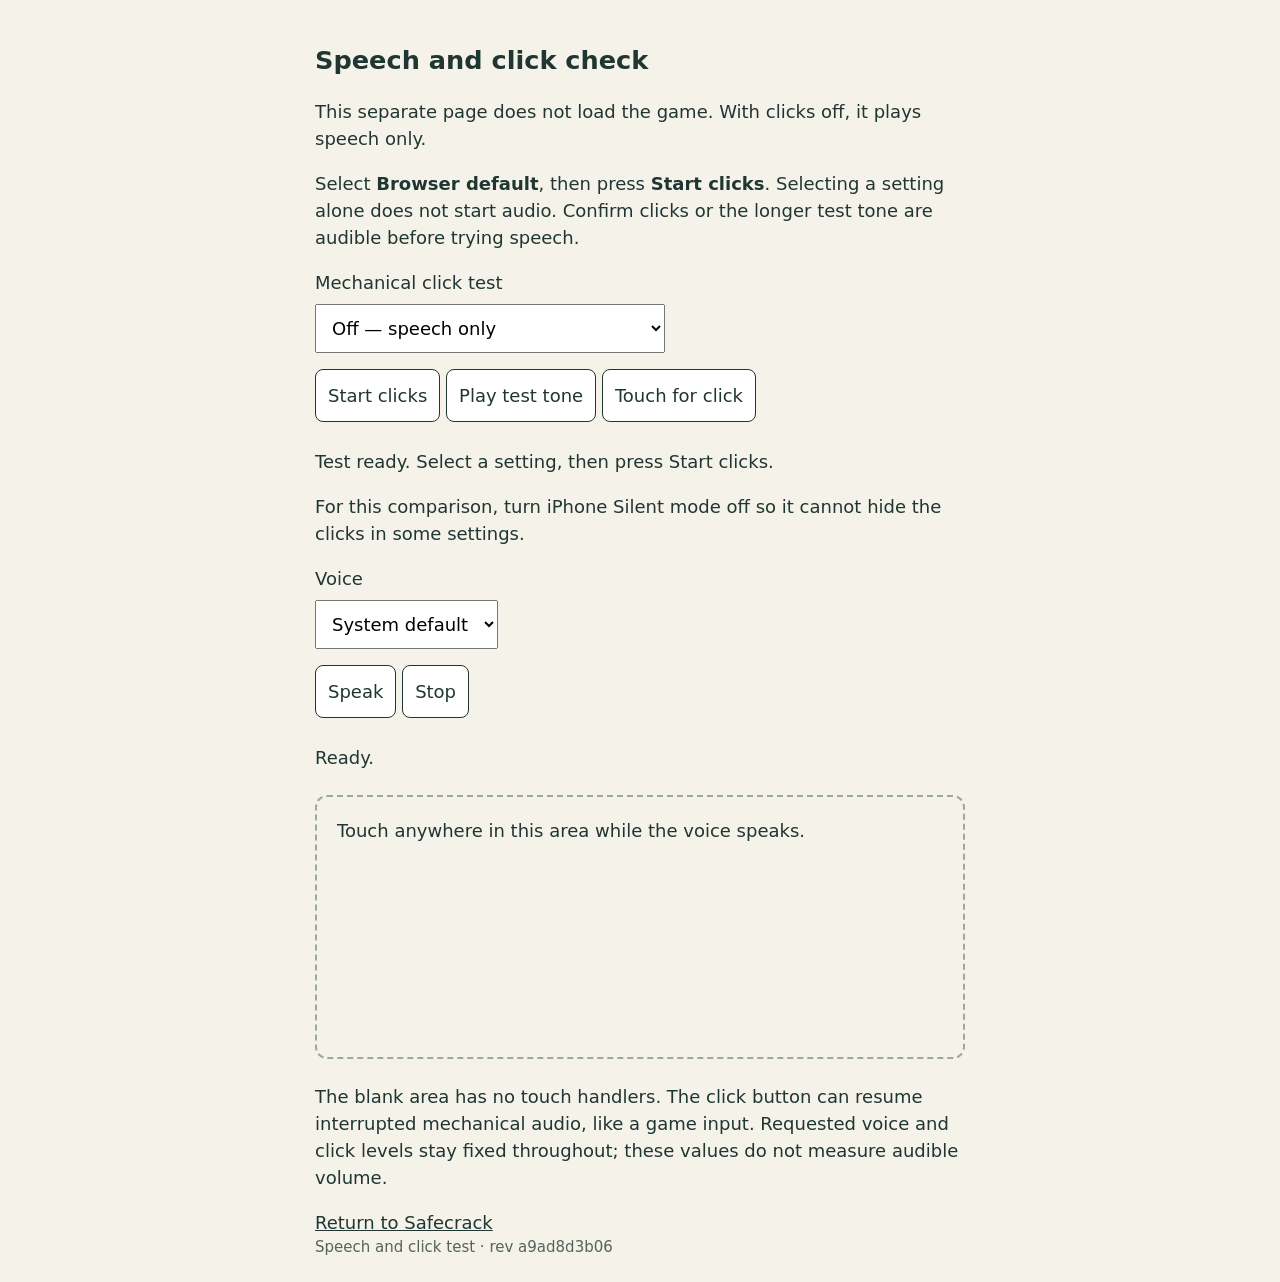
<file: voice-check.html>
<!doctype html>
<html lang="en">
<head>
<meta charset="utf-8">
<meta name="viewport" content="width=device-width,initial-scale=1">
<title>Speech and click check</title>
<style>
body{font:18px/1.5 system-ui,sans-serif;margin:0;background:#f5f2e9;color:#203633}
main{max-width:650px;margin:auto;padding:24px}h1{font-size:1.6rem}
label{display:block}select,button{font:inherit;padding:12px;max-width:100%;margin:8px 0}
button{border:1px solid #203633;border-radius:8px;background:white;color:#203633}
#blank{min-height:220px;margin:24px 0;padding:20px;border:2px dashed #9aa9a4;border-radius:12px}
small{display:block;color:#53645e}a{color:inherit}
</style>
</head>
<body><main>
<h1>Speech and click check</h1>
<p>This separate page does not load the game. With clicks off, it plays speech only.</p>
<p>Select <strong>Browser default</strong>, then press <strong>Start clicks</strong>. Selecting a setting alone does not start audio. Confirm clicks or the longer test tone are audible before trying speech.</p>
<label for="click-mode">Mechanical click test</label>
<select id="click-mode"><option value="off">Off — speech only</option><option value="auto">Browser default</option><option value="playback">Previous game playback setting</option><option value="ambient">Game setting — mixable ambient</option></select>
<div><button id="click-start" type="button">Start clicks</button> <button id="tone-test" type="button">Play test tone</button> <button id="click-test" type="button" disabled>Touch for click</button></div>
<p id="click-status" role="status">Clicks off. No mechanical audio context has been created.</p>
<p>For this comparison, turn iPhone Silent mode off so it cannot hide the clicks in some settings.</p>
<label for="voice">Voice</label>
<select id="voice"><option value="">System default</option></select>
<div><button id="speak" type="button">Speak</button> <button id="stop" type="button">Stop</button></div>
<p id="status" role="status">Ready.</p>
<div id="blank">Touch anywhere in this area while the voice speaks.</div>
<p>The blank area has no touch handlers. The click button can resume interrupted mechanical audio, like a game input. Requested voice and click levels stay fixed throughout; these values do not measure audible volume.</p>
<a href="./">Return to Safecrack</a>
<small>Speech and click test · rev a9ad8d3b06</small>
</main>
<script>
const clickMode=document.getElementById('click-mode'),clickStatus=document.getElementById('click-status'),clickTest=document.getElementById('click-test');
let clickContext=null,clickGain=null,clickBuffer=null,clickTimer=null;
clickStatus.textContent='Test ready. Select a setting, then press Start clicks.';
function reportClicks(){
  clickStatus.textContent=clickContext?`${clickMode.options[clickMode.selectedIndex].text}. Context: ${clickContext.state}; clock: ${clickContext.currentTime.toFixed(2)} seconds.`:'Clicks off.';
}
function playClick(){
  if(clickContext?.state!=='running')return;
  const source=clickContext.createBufferSource();source.buffer=clickBuffer;
  source.connect(clickGain);source.onended=()=>source.disconnect();
  source.start();
}
function stopClicks(){
  clearInterval(clickTimer);clickTimer=null;
  const previous=clickContext;clickContext=null;clickGain=null;clickBuffer=null;
  clickTest.disabled=true;
  try{previous?.close()?.catch(()=>{});}catch{}
}
async function startClicks(){
  stopClicks();
  clickStatus.textContent='Starting audio from button press…';
  try{
    if(clickMode.value==='off')clickMode.value='auto';
    if(navigator.audioSession)navigator.audioSession.type=clickMode.value;
    const Context=window.AudioContext||window.webkitAudioContext;
    if(!Context)throw new Error('Web Audio unavailable');
    const context=clickContext=new Context();
    const resumed=context.resume();
    clickGain=context.createGain();clickGain.gain.value=.45*.5;clickGain.connect(context.destination);
    // Self-contained audible pulse: no imports or game sound dependencies.
    clickBuffer=context.createBuffer(1,Math.ceil(.12*context.sampleRate),context.sampleRate);
    const samples=clickBuffer.getChannelData(0);
    for(let i=0;i<samples.length;i++){
      const t=i/context.sampleRate;
      samples[i]=Math.sin(2*Math.PI*900*t)*Math.exp(-t/.035)*Math.min(1,t/.002);
    }
    await resumed;
    if(clickContext!==context)return;
    clickTest.disabled=false;playClick();
    clickTimer=setInterval(()=>{playClick();reportClicks();},400);reportClicks();
    return context;
  }catch(error){clickStatus.textContent=`Click test unavailable: ${error.message}`;return null;}
}
document.getElementById('click-start').addEventListener('click',startClicks);
clickMode.addEventListener('change',()=>{
  stopClicks();
  clickStatus.textContent=clickMode.value==='off'?'Clicks off.':'Setting selected. Press Start clicks to create audio.';
});
document.getElementById('tone-test').addEventListener('click',async()=>{
  const context=clickContext??await startClicks();if(!context)return;
  try{
    if(context.state!=='running')await context.resume();
    if(context!==clickContext)return;
    const buffer=context.createBuffer(1,Math.ceil(.7*context.sampleRate),context.sampleRate);
    const samples=buffer.getChannelData(0);
    for(let i=0;i<samples.length;i++){
      const t=i/context.sampleRate;
      samples[i]=.35*Math.sin(2*Math.PI*440*t)*Math.min(1,t/.01,(.7-t)/.02);
    }
    const source=context.createBufferSource();source.buffer=buffer;
    source.connect(context.destination);source.onended=()=>source.disconnect();source.start();reportClicks();
  }catch(error){clickStatus.textContent=`Tone test failed: ${error.message}`;}
});
clickTest.addEventListener('click',async()=>{
  const context=clickContext;if(!context)return;
  try{
    if(context.state!=='running')await context.resume();
    if(context!==clickContext)return;
    playClick();reportClicks();
  }catch(error){clickStatus.textContent=`Resume failed: ${error.message}`;}
});
const synth=window.speechSynthesis;
const select=document.getElementById('voice'),status=document.getElementById('status');
let voices=[],active=null;
function populate(){
  const selected=select.value;
  voices=synth.getVoices().filter(v=>v.localService===true&&/^en(?:[-_]|$)/i.test(v.lang));
  select.replaceChildren(new Option('System default',''));
  for(const voice of voices)select.add(new Option(`${voice.name} · ${voice.lang}`,voice.voiceURI));
  if(voices.some(v=>v.voiceURI===selected))select.value=selected;
}
if(!synth||!window.SpeechSynthesisUtterance){
  status.textContent='Speech synthesis is unavailable.';
  document.getElementById('speak').disabled=true;
}else{
  populate();synth.addEventListener('voiceschanged',populate);
  document.getElementById('speak').addEventListener('click',()=>{
    if(synth.speaking||synth.pending)synth.cancel();
    const utterance=new SpeechSynthesisUtterance('This is a speech and click check. Listen to the volume before touching the screen. Now touch the click button, or the blank area below. Keep listening while I speak. Does my voice become quieter when you touch the screen? Can you still hear the clicks while I am speaking?');
    active=utterance;
    const voice=voices.find(v=>v.voiceURI===select.value);
    if(voice){utterance.voice=voice;utterance.lang=voice.lang;}
    utterance.volume=1;utterance.rate=.9;utterance.pitch=1;
    status.textContent='Speech requested.';
    utterance.onstart=()=>{if(active===utterance)status.textContent='Speaking. Touch the blank area.';};
    utterance.onend=()=>{if(active===utterance){active=null;status.textContent='Finished. Did touching the page change the volume?';}};
    utterance.onerror=event=>{if(active===utterance){active=null;status.textContent=`Speech error: ${event.error||'unknown'}`;}};
    synth.speak(utterance);
  });
  document.getElementById('stop').addEventListener('click',()=>{
    active=null;synth.cancel();status.textContent='Stopped.';
  });
}
</script>
</body>
</html>
</file>
<file: style.css>
:root{color-scheme:dark;--ink:#eee9da;--gold:#d6b06a;--dark:#182b2c;--paper:#f4efdf;font-family:system-ui,-apple-system,BlinkMacSystemFont,"Segoe UI",sans-serif;background:#142528;color:var(--ink)}
*{box-sizing:border-box}body{margin:0}main{max-width:1160px;margin:auto;padding:24px 26px 30px}button{font:inherit;cursor:pointer;min-height:46px;border:1px solid #879883;border-radius:3px;background:transparent;color:inherit;padding:10px 18px}button:hover{background:#d6b06a18}button:focus-visible,#dial:focus-visible{outline:3px solid #ebc77f;outline-offset:6px}h1{font-size:clamp(1.5rem,3vw,2rem);letter-spacing:-.045em;margin:0}h1 span{color:var(--gold)}header{display:flex;align-items:center;justify-content:space-between;margin-bottom:20px;gap:18px}.edition,.eyebrow{font-size:.64rem;letter-spacing:.2em}.edition{color:#b7c1b1}.eyebrow{color:var(--gold);font-weight:600}section[hidden]{display:none!important}#room{border:1px solid #64716a;border-radius:4px;overflow:hidden;box-shadow:0 25px 80px #0005}.welcome{padding:30px 36px;background:#172d2c;border-bottom:1px solid #69797055;position:relative}.welcome .eyebrow{margin:0 0 14px}.welcome h2{font:clamp(2.1rem,4vw,3.4rem)/1.05 Georgia,serif;letter-spacing:-.035em;margin:0}.welcome em{font-weight:400;color:#d7b878}.welcome>p:last-child{color:#bdc9bf;font-size:.9rem;margin-bottom:0}.room-scene{height:470px;position:relative;overflow:hidden;background:radial-gradient(ellipse at 50% 0,#b3aa8250,transparent 65%),#314747}.wall{position:absolute;top:0;bottom:70px;width:50%}.left{left:0;background:linear-gradient(90deg,#344b48,#4a5c52);clip-path:polygon(0 0,100% 0,100% 100%,0 88%)}.right{right:0;background:linear-gradient(90deg,#3c514b,#293f3f);clip-path:polygon(0 0,100% 0,100% 88%,0 100%)}.floor{position:absolute;bottom:-25px;left:-20%;width:140%;height:110px;background:repeating-linear-gradient(93deg,transparent 0 79px,#d4b47315 80px 81px),linear-gradient(#253c39,#162d2d);clip-path:polygon(0 0,50% 25%,100% 0,100% 100%,0 100%)}.lock-tile{position:absolute;top:32px;left:50%;transform:translateX(-50%);display:block;width:215px;padding:0;border:0;background:none;border-radius:0;user-select:none;-webkit-touch-callout:none}.lock-tile:hover{background:none}.picture-mat{display:block;position:relative;background:var(--paper);border:9px solid #9a7745;outline:2px solid #302b20;box-shadow:inset 0 0 0 3px #d6caaa,6px 14px 15px #081b2070;padding:9px 9px 22px;aspect-ratio:3/4;transition:box-shadow .2s}.lock-tile:hover .picture-mat{box-shadow:inset 0 0 0 3px #d6caaa,6px 14px 25px #081b2090,0 0 30px #dfbe7820}.picture-mat svg{display:block;width:100%;height:100%;background:#e3d5b0;pointer-events:none}.picture-number{position:absolute;bottom:7px;left:0;width:100%;text-align:center;font:10px monospace;color:#86714a;letter-spacing:.3em}.plaque{display:block;margin-top:18px;padding-top:12px;border-top:1px solid #c4b59266;text-align:center}.plaque strong{display:block;font:1.4rem Georgia,serif}.plaque>span{display:block;margin-top:5px;color:#bdc8bc;font-size:.7rem}.floor-label{position:absolute;bottom:16px;width:100%;text-align:center;font-size:.55rem;letter-spacing:.35em;color:#9a9f80}
#lock-page{background:#f4f0e5;color:#183234;border:1px solid #64716a;border-radius:4px;overflow:hidden}.station-heading{display:flex;align-items:center;gap:18px;padding:10px 18px;background:#203b3b;color:#f0e6cc;border-bottom:2px solid #c6a364}.station-heading h2{font:1.4rem Georgia,serif;margin:0}.station-heading .edition{margin-left:auto}.station-heading button{white-space:nowrap}.lock-workspace{padding:24px 30px 28px;text-align:center}.lock-workspace>.eyebrow{color:#75633c;margin:0 0 8px}#dial-help{font-size:.9rem;line-height:1.7;margin:0 0 22px;color:#4c6258}.safe-face{max-width:560px;padding:35px 45px 30px;margin:auto;background:radial-gradient(ellipse at 30% 10%,#586253,#273c36 80%);border:8px solid #75806b;border-radius:12px;box-shadow:inset 0 0 0 2px #142c28,0 10px 24px #142b2c33;position:relative}.screw{position:absolute;width:11px;height:11px;border-radius:50%;background:#c0b285;box-shadow:0 1px 3px #0009}.screw:after{content:'';position:absolute;top:5px;left:2px;width:7px;height:1px;background:#4d4e37;transform:rotate(-35deg)}.tl{top:12px;left:12px}.tr{top:12px;right:12px}.bl{bottom:12px;left:12px}.br{bottom:12px;right:12px}.dial-assembly{position:relative;width:100%;aspect-ratio:1;border-radius:50%;background:#192f2b;box-shadow:0 5px 14px #0009,0 0 0 7px #8f8968,0 0 0 10px #1a2d27}.index{position:absolute;z-index:2;top:-19px;left:calc(50% - 6px);width:0;height:0;border-left:6px solid transparent;border-right:6px solid transparent;border-top:13px solid #f3d590;filter:drop-shadow(0 1px 2px #000)}#dial{position:absolute;inset:0;border-radius:50%;touch-action:none;user-select:none;-webkit-user-select:none;-webkit-touch-callout:none;cursor:grab}#dial.dragging{cursor:grabbing}#dial-art{display:block;width:100%;height:100%;pointer-events:none;will-change:transform}.readouts{display:grid;grid-template-columns:1fr 1.25fr 1fr;gap:12px;max-width:560px;margin:27px auto 20px;padding:17px 0;border-top:1px solid #b9bda5;border-bottom:1px solid #b9bda5}.readouts>div{display:flex;flex-direction:column;gap:8px}.readouts span{font-size:.55rem;letter-spacing:.16em;color:#5e6e60}.readouts output{font:1rem ui-monospace,monospace;font-variant-numeric:tabular-nums}#position{font-size:1.45rem;color:#755d2b}.actions{max-width:560px;margin:auto;display:flex;align-items:center;justify-content:space-between;gap:20px}.actions button{color:#233e39;border-color:#8a9d8d;white-space:nowrap}.actions p{font-size:.72rem;color:#52675d;line-height:1.6;text-align:right}footer{display:flex;justify-content:space-between;gap:20px;color:#9cafaa;font-size:.67rem;margin-top:22px;padding-top:14px;border-top:1px solid #344b4c}#revision{white-space:nowrap;font-family:monospace}h2[tabindex="-1"]:focus{outline:none}
@media(max-width:600px){main{padding:18px 12px 22px}header{padding:0 4px}.edition{font-size:.5rem;letter-spacing:.13em}.welcome{padding:24px}.room-scene{height:435px}.lock-tile{width:200px}.station-heading{padding:8px 12px;gap:14px}.station-heading .edition{display:none}.lock-workspace{padding:24px 16px}.safe-face{padding:30px 23px 25px;border-width:6px}.readouts{gap:6px}.readouts output{font-size:.8rem}.readouts span{font-size:.5rem;letter-spacing:.1em}#position{font-size:1.3rem}.actions{display:block}.actions button{width:100%}.actions p{text-align:center;margin-bottom:0}footer{font-size:.6rem}.lock-workspace>.eyebrow{font-size:.6rem}}
@media(prefers-reduced-motion:reduce){*{transition:none!important}}

.voice-panel{max-width:560px;margin:24px auto;text-align:left;border:1px solid #b9bda5;border-radius:4px;padding:16px 18px;color:#233e39}.voice-panel summary{cursor:pointer;font:1.2rem Georgia,serif;min-height:30px}.voice-panel label{display:block;font-size:.8rem;margin:15px 0 7px}.voice-panel .voice-toggle{display:flex;align-items:center;gap:9px;min-height:36px}.voice-toggle input{width:20px;height:20px;accent-color:#233e39}.voice-panel select{display:block;min-height:46px;width:100%;min-width:0;font:16px system-ui;background:#fffdf7;color:#233e39;border:1px solid #8a9d8d;border-radius:3px;padding:8px}.voice-buttons{display:flex;gap:10px;margin-top:16px;flex-wrap:wrap}.voice-buttons button{color:#233e39;flex:1}.voice-panel button:disabled{opacity:.5;cursor:default}.voice-panel p{font-size:.78rem;line-height:1.6;margin-bottom:0;overflow-wrap:anywhere}

.sound-workshop .sound-grid{display:grid;grid-template-columns:1fr 1fr;gap:10px;margin:16px 0}.sound-grid button{color:#233e39;min-width:0;font-size:.85rem;text-align:left;background:#fffcf3;border-color:#a0ac94}.sound-grid button:active{background:#d5bc84}.sound-workshop input[type=range]{display:block;width:100%;accent-color:#435b47;min-height:36px}.sound-workshop>p{margin:10px 0}.sound-workshop .voice-buttons button{font-size:.85rem}

.xray-panel{position:fixed;z-index:100;top:110px;right:18px;width:min(420px,calc(100vw - 16px));background:#102b29;color:#eee9da;border:2px solid #c8ab70;border-radius:8px;box-shadow:0 16px 50px #0009;max-height:calc(100dvh - 16px);overflow:auto;text-align:left}.xray-panel[hidden]{display:none}.xray-heading{display:flex;align-items:center;background:#213e37;border-bottom:1px solid #849477}.xray-heading>div{flex:1;padding:10px 14px;cursor:move;touch-action:none;user-select:none;-webkit-user-select:none}.xray-heading strong{display:block;font:1.1rem Georgia,serif}.xray-heading span{font-size:.65rem;color:#b9c6b6}.xray-heading button{font-size:1.5rem;border:0;min-width:48px;padding:4px 10px}.xray-panel svg{display:block;width:100%;max-height:290px;user-select:none;pointer-events:none}.xray-panel svg text{font:13px system-ui;fill:#eee9da}.xray-panel svg .xray-small{font-size:10px;fill:#c4d0bf}.xray-panel p{margin:0;padding:5px 12px;font:12px/1.5 system-ui}.xray-panel .xray-legend{font-size:10px;color:#b9c6b6;padding-bottom:12px}.station-heading #xray-open{margin-left:auto}#guide-status{font-size:1rem;font-weight:600;min-height:1.5em}@media(max-width:600px){.xray-panel{top:8px;right:8px;width:calc(100vw - 16px)}.xray-panel svg{max-height:210px}.xray-legend{display:none}.xray-heading>div{padding:7px 12px}.station-heading #xray-open{padding:7px 12px;font-size:.85rem}.xray-heading strong{font-size:1rem}}

.xray-panel #xray-command{color:#efcf8b;font-weight:700;font-size:13px;border-top:1px solid #708d7555;padding-top:7px}
#dial-guidance{margin:0 auto 22px;min-height:4.5em;height:auto;line-height:1.5;max-width:560px;overflow:visible;display:block;overflow-wrap:anywhere;font-weight:650;color:#755d2b;font-size:1rem;overflow-anchor:none}
.sound-designer input[type=range]{display:block;width:100%;min-height:36px;accent-color:#435b47}
.sound-designer label{display:flex;align-items:center;justify-content:space-between;gap:12px}
.sound-designer output{font:0.8rem ui-monospace,monospace;color:#755d2b;white-space:nowrap}
.sound-designer .design-help{margin:0;color:#5e6e60;font-size:.7rem}
#sound-design-reset-all{margin-top:12px;font-size:.8rem}

/* The payoff: an opening vault, warm treasure light and a shower of gold. */
.win-dialog{width:min(850px,calc(100vw - 24px));max-height:calc(100dvh - 24px);padding:30px 28px 24px;border:1px solid #bfa56a;border-radius:14px;background:radial-gradient(ellipse at 50% 45%,#394a32 0,#142c28 60%,#0c1e1d 100%);color:#f5ecd4;text-align:center;overflow-x:hidden;box-shadow:0 35px 110px #000c,0 0 80px #e8bc4e18}
.win-dialog::backdrop{background:#020c10df;backdrop-filter:blur(7px)}
.win-dialog[open]{animation:win-arrive .35s ease-out both}
.win-close{position:absolute;right:12px;top:9px;border:0;font-size:1.8rem;line-height:1;min-width:44px;padding:4px;color:#cfbc8f}
.win-kicker{margin:0 30px 10px;color:#c4b480;font-size:.62rem;letter-spacing:.25em}
.win-dialog h2{margin:0;font:clamp(2.4rem,7vw,4rem)/1.05 Georgia,serif;letter-spacing:-.035em;text-shadow:0 3px 20px #ffdd7b22}.win-dialog h2 span{color:#efc86b}
#win-description{margin:12px 0 0;color:#c4cbb3;font-size:.9rem}
.win-scene{position:relative;width:100%;aspect-ratio:1.55;margin:15px auto 0;isolation:isolate;overflow:hidden}
.vault-aura{position:absolute;inset:0;background:radial-gradient(ellipse at 60% 55%,#ffda8155,transparent 65%);opacity:.1;filter:blur(12px)}
.treasure-safe{position:absolute;left:20%;top:7%;width:75%;height:85%;perspective:1100px;border:9px solid #71806b;border-radius:9px;box-shadow:0 25px 28px #0008,inset 0 0 0 3px #d8bd7a;background:#081714}
.treasure-interior{position:absolute;inset:0;overflow:hidden;border:4px solid #c5aa6d;border-radius:2px;box-shadow:inset 0 0 25px #000c}
.treasure-interior svg{width:100%;height:100%;display:block}
.treasure-door{position:absolute;inset:-4px;transform-origin:0 50%;transform-style:preserve-3d;z-index:2;box-shadow:7px 10px 7px #0008}
.treasure-door>svg{width:100%;height:100%;display:block;backface-visibility:hidden}
.treasure-door:after{content:'';position:absolute;inset:0;border:7px solid #a69f73;border-radius:7px;transform:rotateY(180deg);backface-visibility:hidden;background:radial-gradient(circle at 70% 50%,#8c936a 0 7%,#3d5140 7.5% 11%,transparent 11.5%),repeating-linear-gradient(0deg,transparent 0 24%,#67735a 24% 25%,transparent 25% 50%),linear-gradient(125deg,#59705a,#1b3029);box-shadow:inset 0 0 0 14px #21392d,inset 0 0 0 17px #9f9b70}
.gold-shower{position:fixed;inset:0;pointer-events:none;overflow:hidden;z-index:20}.gold-shower i{position:absolute;left:50%;top:45%;width:var(--size);height:calc(var(--size)*1.65);background:var(--colour);opacity:0;border-radius:2px;will-change:transform,opacity}.gold-shower i:nth-child(3n){border-radius:50%;height:var(--size)}
.loot-glint{opacity:0;transform-box:fill-box;transform-origin:center}
.celebrating .treasure-door{animation:vault-swing 2.6s cubic-bezier(.22,.7,.2,1) .4s both}
.celebrating .vault-aura{animation:treasure-light 2s .65s both}
.celebrating .gold-shower i{animation:gold-burst var(--duration) var(--delay) cubic-bezier(.15,.65,.25,1) both}
.celebrating .loot-glint{animation:treasure-twinkle 2s calc(1.5s + var(--twinkle)) infinite}
.win-haul{margin:5px 0 20px;color:#ecd18b;font-size:.63rem;font-weight:650;letter-spacing:.28em}
.win-actions{display:flex;justify-content:center;gap:12px;flex-wrap:wrap}.win-actions button{border-color:#8e956e;font-size:.85rem;color:#eee1ba}.win-actions #win-return{background:#d8b665;color:#182c26;border-color:#e8cd8c}
@keyframes win-arrive{from{opacity:0}to{opacity:1}}
@keyframes vault-swing{0%{transform:rotateY(0)}15%{transform:rotateY(-3deg)}100%{transform:rotateY(-112deg)}}
@keyframes treasure-light{from{opacity:.1;transform:scale(.7)}to{opacity:1;transform:scale(1.08)}}
@keyframes gold-burst{0%{opacity:0;transform:translate(0,0) rotate(0) scale(.3)}8%{opacity:1}38%{opacity:1;transform:translate(var(--x),var(--y)) rotate(calc(var(--spin)*.55)) scale(1)}85%{opacity:.95}100%{opacity:0;transform:translate(var(--x),calc(var(--y) + 65vh)) rotate(var(--spin)) scale(.8)}}
@keyframes treasure-twinkle{0%,100%{opacity:0;transform:scale(.3)}45%{opacity:1;transform:scale(1.2)}65%{opacity:.2;transform:scale(.7)}}
@media(max-width:600px){.win-dialog{padding:32px 12px 20px}.win-kicker{font-size:.48rem;letter-spacing:.15em}#win-description{font-size:.8rem}.treasure-safe{border-width:5px}.treasure-interior{border-width:2px}.win-haul{font-size:.48rem;letter-spacing:.15em;margin-top:10px}.win-actions{gap:8px}.win-actions button{padding:9px 12px;font-size:.75rem}.win-scene{aspect-ratio:1.35;margin-top:18px}}
@media(prefers-reduced-motion:reduce){.win-dialog[open],.celebrating .vault-aura{animation:none}.celebrating .treasure-door{animation:none;transform:rotateY(-112deg)}.celebrating .gold-shower i,.celebrating .loot-glint{animation:none}.celebrating .vault-aura{opacity:1}}

.gate-settings{margin:1.5rem 0;padding:1rem;border:1px solid #b7bca4;border-radius:6px;}
.gate-settings summary{cursor:pointer;font-family:Georgia,serif;font-size:1.35rem;}
.gate-settings p{font-size:.9rem;line-height:1.5;}
.gate-controls{display:grid;grid-template-columns:repeat(3,minmax(0,1fr));gap:1rem;margin:1rem 0;}
.gate-controls label{display:grid;gap:.5rem;font-size:.9rem;}
.gate-controls select{width:100%;min-height:44px;}
@media(max-width:540px){.gate-controls{grid-template-columns:1fr;}}
.gate-settings > label{display:block;margin:.75rem 0 .5rem;}
.gate-settings > select{display:block;width:100%;min-height:44px;font:inherit;padding:.5rem;}


/* Anonymous mechanical events: stable lights above the dial. */
.sensor-strip{display:grid;grid-template-columns:repeat(3,minmax(0,1fr));gap:12px;max-width:560px;margin:0 auto 24px;text-align:center}
.sensor-lamp{display:flex;flex-direction:column;align-items:center;gap:6px;min-width:0;height:112px;padding:10px 8px;border:1px solid #a7b39d;border-radius:6px;background:#e9eadc;box-sizing:border-box;transition:background .18s,box-shadow .18s}.sensor-lamp>div{width:100%;min-width:0}
.sensor-light{width:13px;height:13px;flex:none;border-radius:50%;background:#627568;box-shadow:inset 0 1px 4px #102b2955}
.sensor-lamp strong{display:block;font:700 .7rem/1.4 system-ui;letter-spacing:.08em;color:#28473e;white-space:nowrap}.sensor-lamp strong span{display:block;min-height:1.4em;letter-spacing:0;color:#687761;font-variant-numeric:tabular-nums}
.sensor-lamp small{display:block;margin-top:4px;font:.75rem/1.4 ui-monospace,monospace;color:#4b6458;white-space:pre-line}
#sensor-pickup.sensor-active{background:#c5e3d8;box-shadow:0 0 0 2px #528c7855}#sensor-pickup.sensor-active .sensor-light{background:#29775e;box-shadow:0 0 12px #28775e88}
#sensor-gate.sensor-active{background:#f5df9d;box-shadow:0 0 0 2px #bc8f3b55}#sensor-gate.sensor-active .sensor-light{background:#ac751c;box-shadow:0 0 12px #c58d2988}.sr-only{position:absolute;width:1px;height:1px;padding:0;margin:-1px;overflow:hidden;clip:rect(0,0,0,0);white-space:nowrap;border:0}
@media(max-width:600px){.sensor-strip{gap:6px}.sensor-lamp{height:124px;padding:8px 4px;gap:6px}.sensor-lamp strong{font-size:.6rem;letter-spacing:.03em}.sensor-lamp small{font-size:.66rem}}

.owner-result{margin:24px 0;padding:20px;border:2px solid #b29a5e;border-radius:6px;text-align:left;background:#fffaf0;color:#233e39}.owner-result[hidden]{display:none}.owner-result h3{font:1.6rem Georgia,serif;margin:0 0 8px}.owner-result p{font-size:.85rem;line-height:1.6}.owner-result small{color:#596c5e}.owner-result table{width:100%;border-collapse:collapse;font-size:.85rem}.owner-result th,.owner-result td{padding:12px 8px;border-bottom:1px solid #c6c8ad;text-align:left}.owner-result th{background:#e6e8d7}.owner-result td:last-child{font-variant-numeric:tabular-nums}.owner-actions{display:flex;gap:10px;flex-wrap:wrap}.owner-actions button{color:#233e39;border-color:#8c9c83;min-height:44px}#owner-settings{font:1.2rem ui-monospace,monospace;margin-left:12px}.win-actions button[hidden]{display:none}
@media(max-width:600px){.owner-result{padding:14px}.owner-result table{font-size:.75rem}.owner-result th,.owner-result td{padding:10px 5px}.owner-actions button{width:100%}#owner-settings{display:block;margin:6px 0}}
@media print{
  @page{margin:18mm}
  body{background:#fff!important;color:#000!important}body>*:not(main),main>*:not(#lock-page),#lock-page>.station-heading,.lock-workspace>*:not(#owner-result){display:none!important}
  main{max-width:none!important;padding:0!important;margin:0!important}#lock-page{display:block!important;border:0!important;box-shadow:none!important;background:#fff!important}.lock-workspace{padding:0!important}
  #owner-result:not([hidden]){display:block!important;margin:0;padding:0;border:0;background:#fff;color:#000}.owner-actions,.owner-controls-note{display:none!important}#owner-result table{font-size:11pt}#owner-result tr{break-inside:avoid}#owner-result p{font-size:11pt}#owner-title{font-size:22pt}
}

.manual-link{display:inline-flex;align-items:center;gap:12px;min-height:48px;padding:10px 18px;margin:0 0 24px;border:1px solid #b7a16a;border-radius:5px;color:#eadbb9;text-decoration:none;font:1.1rem Georgia,serif}.manual-link:hover,.manual-link:focus-visible{background:#29453f;outline:2px solid #d6b06a;outline-offset:3px}.manual-link svg{flex:none}

/* Deployment room: two choices, with the same touch targets on phones. */
.room-scene{height:auto;min-height:470px;display:grid;grid-template-columns:repeat(2,minmax(0,1fr));align-items:start;gap:30px;padding:32px 65px 75px}
.room-scene .lock-tile{position:relative;top:auto;left:auto;transform:none;width:min(100%,235px);justify-self:center;z-index:1}
.room-scene .wall,.room-scene .floor{pointer-events:none}
#daily-date{font-size:.66rem;line-height:1.5;max-width:230px;margin:8px auto 0;color:#d7b878}
#room-status:empty{display:none}#room-status{padding:12px 24px}
.play-options{margin:0 0 22px}.play-options button{margin:3px}
[hidden]{display:none!important}
@media(max-width:600px){.room-scene{min-height:0;gap:20px;padding:28px 20px 60px}.room-scene .lock-tile{width:100%}.room-scene .picture-mat{padding:5px 5px 18px;border-width:6px}.room-scene .plaque strong{font-size:1.15rem}.plaque>span{line-height:1.5}.play-options button{width:100%;margin:4px 0}.station-heading h2{font-size:1.05rem}}

/* Reserve the third slot while inactive; hiding the parent still removes the whole strip. */
#sensor-positioned[hidden]{display:flex!important;visibility:hidden}
#sensor-positioned.sensor-active{background:#d7e6ef;box-shadow:0 0 0 2px #5686a655}#sensor-positioned.sensor-active .sensor-light{background:#39799f;box-shadow:0 0 12px #39799f88}
.post-open fieldset{margin:20px 0;padding:16px;border:1px solid #b7bea5;border-radius:5px;min-width:0}.post-open legend{font:600 1rem system-ui;color:#233e39}.post-open label{display:flex;flex-direction:column;gap:6px;font:.85rem system-ui;min-width:0}.post-settings{display:grid;grid-template-columns:repeat(4,minmax(0,1fr));gap:10px;margin-bottom:14px}.post-open input,.post-open select{box-sizing:border-box;width:100%;min-width:0;min-height:44px;padding:8px;color:#233e39;background:#fff;border:1px solid #899b85;border-radius:4px;font:1rem ui-monospace,monospace}.post-open table{table-layout:fixed;margin-bottom:14px}.post-open th:first-child{width:15%}.post-open button{min-height:44px;color:#233e39;border-color:#899b85}.post-open [role=status]{color:#294f40;font-weight:600}.post-open [role=status]:empty{display:none}@media(max-width:600px){.post-settings{grid-template-columns:repeat(2,minmax(0,1fr))}.post-open fieldset{padding:10px}.post-open button{width:100%}.post-open input{padding:6px}.post-open th:first-child{width:12%}}

/* Reset and dial readings share one row, wrapping on narrow screens. */
.dial-toolbar{display:flex;flex-wrap:wrap;align-items:center;gap:18px;max-width:560px;margin:20px auto;padding:16px 0;border-top:1px solid #b9bda5;border-bottom:1px solid #b9bda5}
.dial-toolbar>.actions{flex:0 0 auto;max-width:none;margin:0}
.dial-toolbar>.readouts{flex:1 1 280px;min-width:0;max-width:none;margin:0;padding:0;border:0}
@media(max-width:500px){.dial-toolbar{gap:12px}.dial-toolbar>.readouts{flex-basis:260px}}

#post-guide-status{padding:12px;background:#e5ebdb;border-left:3px solid #8c7844;text-align:left;line-height:1.6}#post-guide-status:empty{display:none}.post-open th:nth-child(2){width:17%}.post-open td:nth-child(2){font-size:.8rem}

.xray-wheels{display:grid;grid-template-columns:repeat(4,minmax(0,1fr));gap:4px;padding:6px 8px}.xray-wheels>div{padding:5px 2px;text-align:center;border:1px solid #648478;border-radius:4px}.xray-wheels span{display:block;font:10px/1.4 system-ui;color:#d1decf}.xray-wheels strong{display:block;font:600 16px/1.5 ui-monospace,monospace}.xray-wheels .centred{border-color:#bde4a8;color:#bde4a8}.xray-wheels .centred span{color:#bde4a8}

#post-step-form{padding:10px 12px;border-top:1px solid #8b9b77;background:#1c3932}#post-step-form[hidden],#post-step-form [hidden]{display:none}.post-step-fields{display:grid;grid-template-columns:1fr 1fr;gap:10px}#post-step-form label{display:flex;flex-direction:column;gap:5px;font:12px/1.4 system-ui}#post-step-form input{box-sizing:border-box;width:100%;min-width:0;min-height:44px;padding:8px;background:#fffdf5;color:#193c32;border:1px solid #bdc4a8;border-radius:4px;font:16px ui-monospace,monospace}#post-step-form button{min-height:44px;margin-top:10px;background:#e4cf96;color:#193c32;border-color:#e4cf96}#post-step-feedback{padding:6px 0 0!important;color:#ffde9c}#post-step-feedback:empty{display:none}.xray-panel.has-reply svg{max-height:150px}.xray-panel.has-reply .xray-legend{display:none}

@media(max-width:600px){.station-heading:has(#xray-open[data-model-kind="intro"]){flex-wrap:wrap}}

#model-replay-actions{padding:8px 12px;border-top:1px solid #708d75}#model-replay-actions p{padding:0 0 6px}#model-replay-actions button,#model-replay-stop{min-height:44px;font-size:12px;margin:4px}#model-replay-steps{margin:6px 12px;padding-left:22px;font:12px/1.6 ui-monospace,monospace;max-height:140px;overflow:auto}

/* Separate opening lever mounted on the safe door, below the combination dial. */
.safe-face .safe-handle{display:block;position:relative;width:min(100%,290px);min-height:96px;margin:22px auto 0;padding:16px 12px 16px 100px;border:1px solid #b6a37155;border-radius:8px;background:linear-gradient(120deg,#20382f88,#142a2388);color:#f0d799;font-size:.82rem;line-height:1.4;text-align:left;touch-action:manipulation;box-shadow:inset 0 1px 1px #e7d9a51a}
.safe-handle::before{content:'';position:absolute;left:14px;top:16px;width:62px;height:62px;border-radius:50%;border:3px solid #98865c;background:radial-gradient(circle at 35% 25%,#e2d7af,#9b986f 46%,#485142 50%,#182e25 58%,#8c8b65 62%,#233d31 74%);box-shadow:0 5px 6px #0008,inset 0 0 0 2px #dfd3a77a}
.safe-handle::after{content:'';position:absolute;left:39px;top:6px;width:16px;height:82px;border:1px solid #655f44;border-radius:9px;background:linear-gradient(90deg,#655f46,#ede2bc 32%,#b9ad7d 55%,#706b4c);box-shadow:3px 4px 5px #0008;transform:rotate(-18deg);transform-origin:center;transition:transform .3s ease}
.safe-handle[data-open="true"]::after{transform:rotate(65deg)}
.safe-face .safe-handle:disabled{cursor:default;color:#bbc1a9;border-color:#b6a37125;opacity:1}
.safe-face .safe-handle:not(:disabled){border-color:#ddc27d;box-shadow:0 0 14px #edcb6a25,inset 0 1px 1px #e7d9a533}
.safe-face .safe-handle:not(:disabled):hover{background:#45533a;color:#fff0c3}
@media(prefers-reduced-motion:reduce){.safe-handle::after{transition:none}}


#model-dial-controls{position:sticky;bottom:0;display:grid;grid-template-columns:1fr 1fr;gap:8px;padding:10px 12px;background:#102b29;border-top:1px solid #8b9b77}#model-dial-controls[hidden]{display:none}#model-dial-controls button{min-height:44px;min-width:0;padding:10px 6px;font-size:13px;touch-action:none;user-select:none;-webkit-user-select:none}#model-dial-controls p{grid-column:1/-1;padding:0;font-size:11px}

/* Prevent iPhone long-press text selection around the model controls. */
.xray-panel,.xray-panel *{user-select:none;-webkit-user-select:none;-webkit-touch-callout:none}
.model-index-row{display:flex;align-items:center;justify-content:space-between;gap:12px;padding:8px 12px}.xray-panel #xray-reading{display:flex;flex-direction:column;align-items:flex-start;gap:2px;padding:0;margin:0}.model-index-row #model-reset{flex:none;min-height:44px;padding:8px 12px;font-size:14px;white-space:nowrap;color:#eadfbe;border-color:#819482;touch-action:manipulation}
.model-index{font-size:17px;white-space:nowrap}.model-index strong{font:700 28px/1.2 ui-monospace,monospace;color:#f0d799}.model-turning{font-size:12px}

.saved-lock-actions{display:flex;gap:10px;flex-wrap:wrap;padding:12px 24px}.saved-lock-actions button{color:#eadfbe;border-color:#819482}#saved-lock-status{padding:0 24px;margin:0;color:#d9d5bb;font-size:.85rem}#saved-lock-status:empty{display:none}


#dot-guide-help{font-size:.88rem;line-height:1.6;margin:12px auto;max-width:560px}#dot-guide-help .dot-blue{color:#075cb9}#dot-guide-help .dot-green{color:#10753b}#dot-guide-help .dot-red{color:#b12229}#dial-target-dot{pointer-events:none;filter:drop-shadow(0 0 3px #000)}.safe-handle.dot-ready{outline:3px solid #db454a;outline-offset:3px}
</file>
